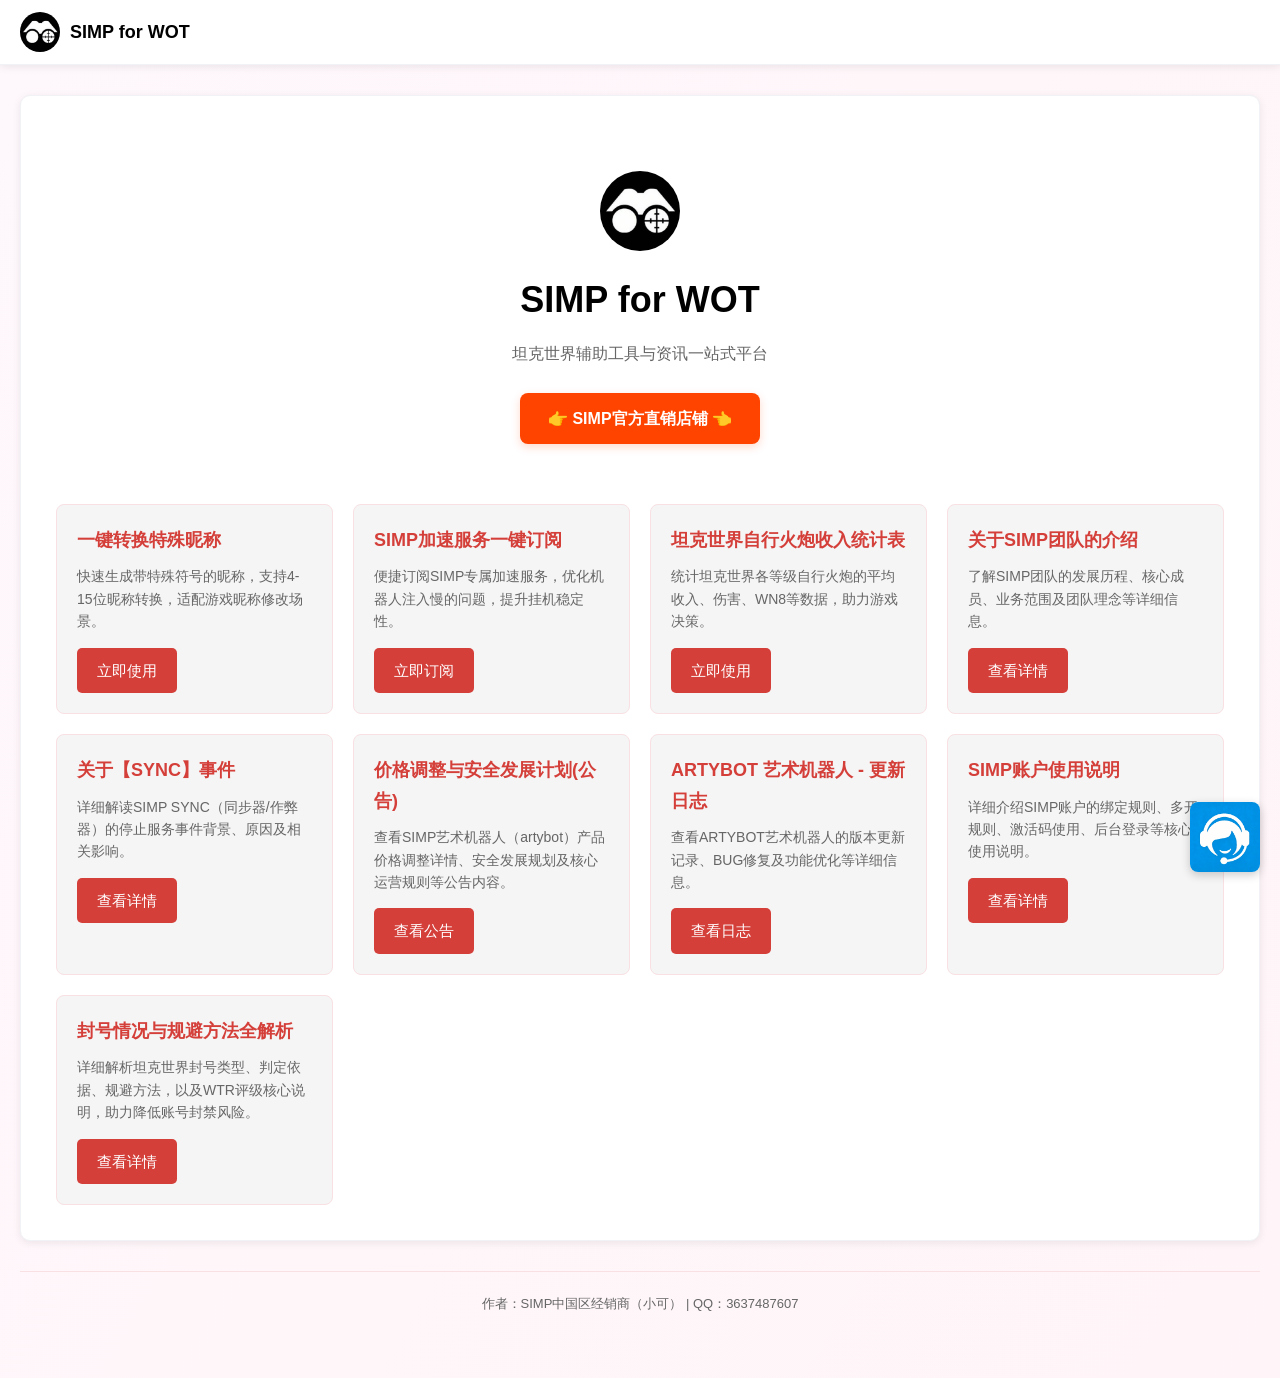
<file: index.html>
<!DOCTYPE html>
<html lang="zh-CN">
<head>
    <meta charset="UTF-8">
    <meta name="viewport" content="width=device-width, initial-scale=1.0">
    <title>SIMP for WOT</title>
    <link rel="stylesheet" href="css/common.css">
    <style>
        /* --- Index Page Styles --- */
        .hero {
            text-align: center;
            padding: 40px 20px 30px;
        }
        .hero h1 {
            color: #000; 
            font-size: 36px;
            font-weight: 700;
            margin-bottom: 10px;
        }
        .hero .tagline {
            color: var(--color-text-light);
            font-size: 16px;
            margin-bottom: 25px;
        }
        .logo-img {
            width: 80px;
            height: 80px;
            border-radius: 50%;
            object-fit: cover;
            margin-bottom: 10px;
        }
        .taobao-link {
            display: inline-block;
            padding: 12px 28px;
            background: #ff4400;
            color: #fff;
            border-radius: 8px;
            font-size: 16px;
            font-weight: bold;
            transition: all .3s;
            box-shadow: 0 3px 10px rgba(255,68,0,0.2);
        }
        .taobao-link:hover {
            background: #e63e00;
            color: #fff;
            transform: translateY(-2px);
        }
        .tools-grid {
            display: grid;
            grid-template-columns: repeat(4, 1fr);
            gap: 20px;
            margin-top: 30px;
        }
        .tool-card {
            background: #f5f5f5;
            border-radius: 8px;
            padding: 20px;
            border: 1px solid var(--color-primary-light);
            transition: transform .3s, box-shadow .3s;
        }
        .tool-card:hover {
            transform: translateY(-4px);
            box-shadow: var(--shadow-md);
            border-color: var(--color-primary);
        }
        .tool-card .tool-title {
            font-size: 18px;
            color: var(--color-primary);
            font-weight: bold;
            margin-bottom: 10px;
        }
        .tool-card .tool-desc {
            color: var(--color-text-light);
            font-size: 14px;
            line-height: 1.6;
            margin-bottom: 15px;
        }
        .tool-card .tool-link {
            display: inline-block;
            padding: 10px 20px;
            background: var(--color-primary);
            color: #fff;
            border-radius: 5px;
            font-size: 15px;
            transition: background .3s;
        }
        .tool-card .tool-link:hover {
            background: var(--color-primary-dark);
            color: #fff;
        }
        @media (max-width: 768px) {
            .hero h1 { font-size: 28px; }
            .tools-grid { grid-template-columns: 1fr; }
        }
    </style>
</head>
<body>

<header class="site-header">
    <a href="index.html" class="logo">
        <img src="assets/images/your-logo.png" alt="SIMP Logo">
        <span>SIMP for WOT</span>
    </a>
</header>

<main class="page-container">
    <div class="content-card">
        <div class="hero">
            <img src="assets/images/your-logo.png" alt="SIMP Logo" class="logo-img">
            <h1>SIMP for WOT</h1>
            <p class="tagline">坦克世界辅助工具与资讯一站式平台</p>
            <a href="https://simp-xiaoke.taobao.com/" target="_blank" class="taobao-link">👉 SIMP官方直销店铺 👈</a>
        </div>

        <div class="tools-grid">
            <div class="tool-card">
                <div class="tool-title">一键转换特殊昵称</div>
                <div class="tool-desc">快速生成带特殊符号的昵称，支持4-15位昵称转换，适配游戏昵称修改场景。</div>
                <a href="special-nickname-converter.html" class="tool-link">立即使用</a>
            </div>
            <div class="tool-card">
                <div class="tool-title">SIMP加速服务一键订阅</div>
                <div class="tool-desc">便捷订阅SIMP专属加速服务，优化机器人注入慢的问题，提升挂机稳定性。</div>
                <a href="simp-acceleration-subscribe.html" class="tool-link">立即订阅</a>
            </div>
            <div class="tool-card">
                <div class="tool-title">坦克世界自行火炮收入统计表</div>
                <div class="tool-desc">统计坦克世界各等级自行火炮的平均收入、伤害、WN8等数据，助力游戏决策。</div>
                <a href="arty-income-stats.html" class="tool-link">立即使用</a>
            </div>
            <div class="tool-card">
                <div class="tool-title">关于SIMP团队的介绍</div>
                <div class="tool-desc">了解SIMP团队的发展历程、核心成员、业务范围及团队理念等详细信息。</div>
                <a href="about-simp-team.html" class="tool-link">查看详情</a>
            </div>
            <div class="tool-card">
                <div class="tool-title">关于【SYNC】事件</div>
                <div class="tool-desc">详细解读SIMP SYNC（同步器/作弊器）的停止服务事件背景、原因及相关影响。</div>
                <a href="about-sync-incident.html" class="tool-link">查看详情</a>
            </div>
            <div class="tool-card">
                <div class="tool-title">价格调整与安全发展计划(公告)</div>
                <div class="tool-desc">查看SIMP艺术机器人（artybot）产品价格调整详情、安全发展规划及核心运营规则等公告内容。</div>
                <a href="price-adjustment-announcement.html" class="tool-link">查看公告</a>
            </div>
            <div class="tool-card">
                <div class="tool-title">ARTYBOT 艺术机器人 - 更新日志</div>
                <div class="tool-desc">查看ARTYBOT艺术机器人的版本更新记录、BUG修复及功能优化等详细信息。</div>
                <a href="changelog.html" class="tool-link">查看日志</a>
            </div>
            <div class="tool-card">
                <div class="tool-title">SIMP账户使用说明</div>
                <div class="tool-desc">详细介绍SIMP账户的绑定规则、多开规则、激活码使用、后台登录等核心使用说明。</div>
                <a href="simp-account-guide.html" class="tool-link">查看详情</a>
            </div>
            <div class="tool-card">
                <div class="tool-title">封号情况与规避方法全解析</div>
                <div class="tool-desc">详细解析坦克世界封号类型、判定依据、规避方法，以及WTR评级核心说明，助力降低账号封禁风险。</div>
                <a href="ban-prevention-guide.html" class="tool-link">查看详情</a>
            </div>
        </div>
    </div>
</main>

<script src="js/common.js"></script>
</body>
</html>
</file>
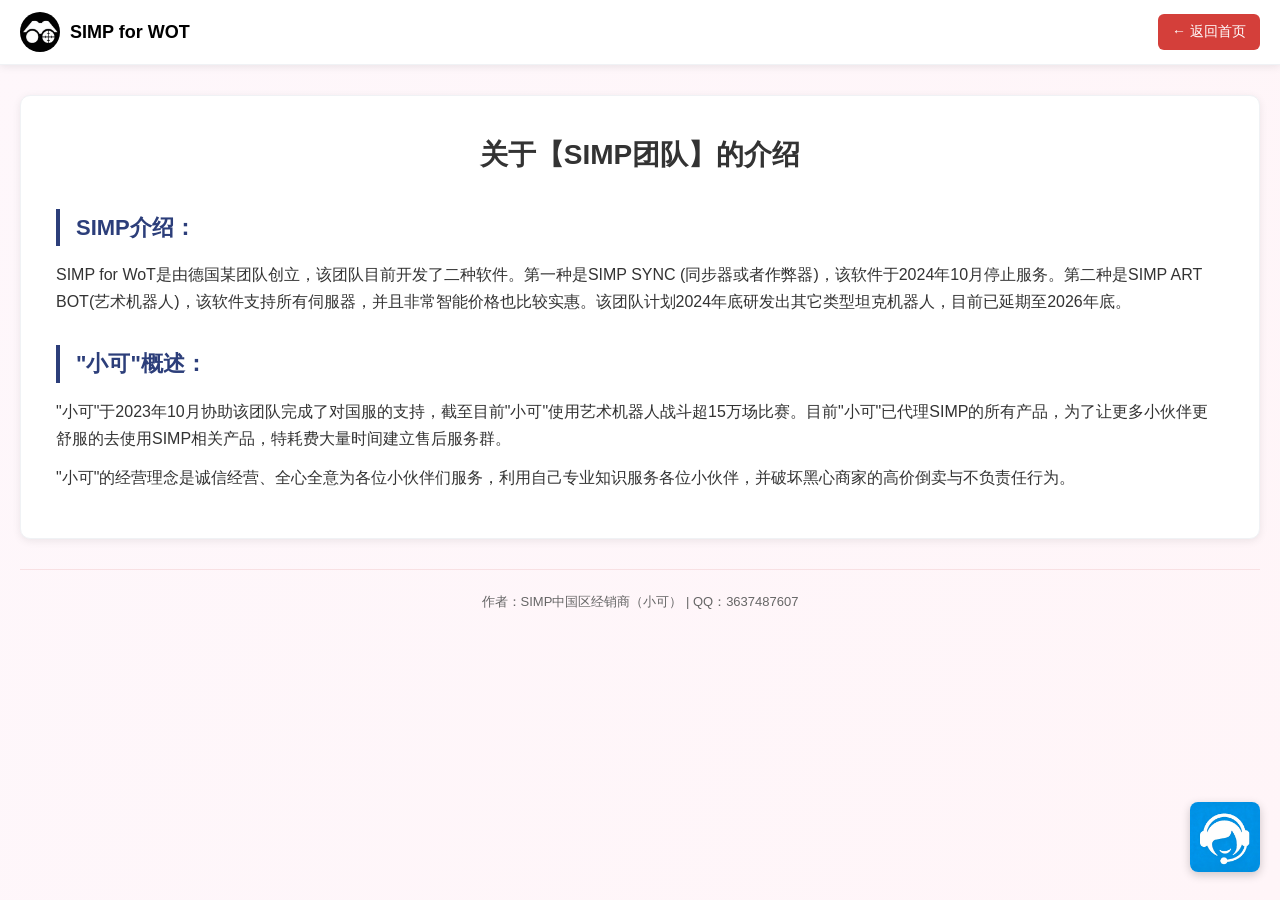
<file: about-simp-team.html>
<!DOCTYPE html>
<html lang="zh-CN">
<head>
    <meta charset="UTF-8">
    <meta name="viewport" content="width=device-width, initial-scale=1.0">
    <title>关于SIMP团队 - SIMP-WOT</title>
    <link rel="stylesheet" href="css/common.css">
</head>
<body>

<header class="site-header">
    <a href="index.html" class="logo">
        <img src="assets/images/your-logo.png" alt="SIMP Logo">
        <span>SIMP for WOT</span>
    </a>
    <a href="index.html" class="back-link">← 返回首页</a>
</header>

<main class="page-container">
    <div class="content-card">
        <h1 class="page-title">关于【SIMP团队】的介绍</h1>

        <h2 class="section-heading">SIMP介绍：</h2>
        <p>SIMP for WoT是由德国某团队创立，该团队目前开发了二种软件。第一种是SIMP SYNC (同步器或者作弊器)，该软件于2024年10月停止服务。第二种是SIMP ART BOT(艺术机器人)，该软件支持所有伺服器，并且非常智能价格也比较实惠。该团队计划2024年底研发出其它类型坦克机器人，目前已延期至2026年底。</p>

        <h2 class="section-heading">"小可"概述：</h2>
        <p>"小可"于2023年10月协助该团队完成了对国服的支持，截至目前"小可"使用艺术机器人战斗超15万场比赛。目前"小可"已代理SIMP的所有产品，为了让更多小伙伴更舒服的去使用SIMP相关产品，特耗费大量时间建立售后服务群。</p>
        <p>"小可"的经营理念是诚信经营、全心全意为各位小伙伴们服务，利用自己专业知识服务各位小伙伴，并破坏黑心商家的高价倒卖与不负责任行为。</p>
    </div>
</main>

<script src="js/common.js"></script>
</body>
</html>
</file>
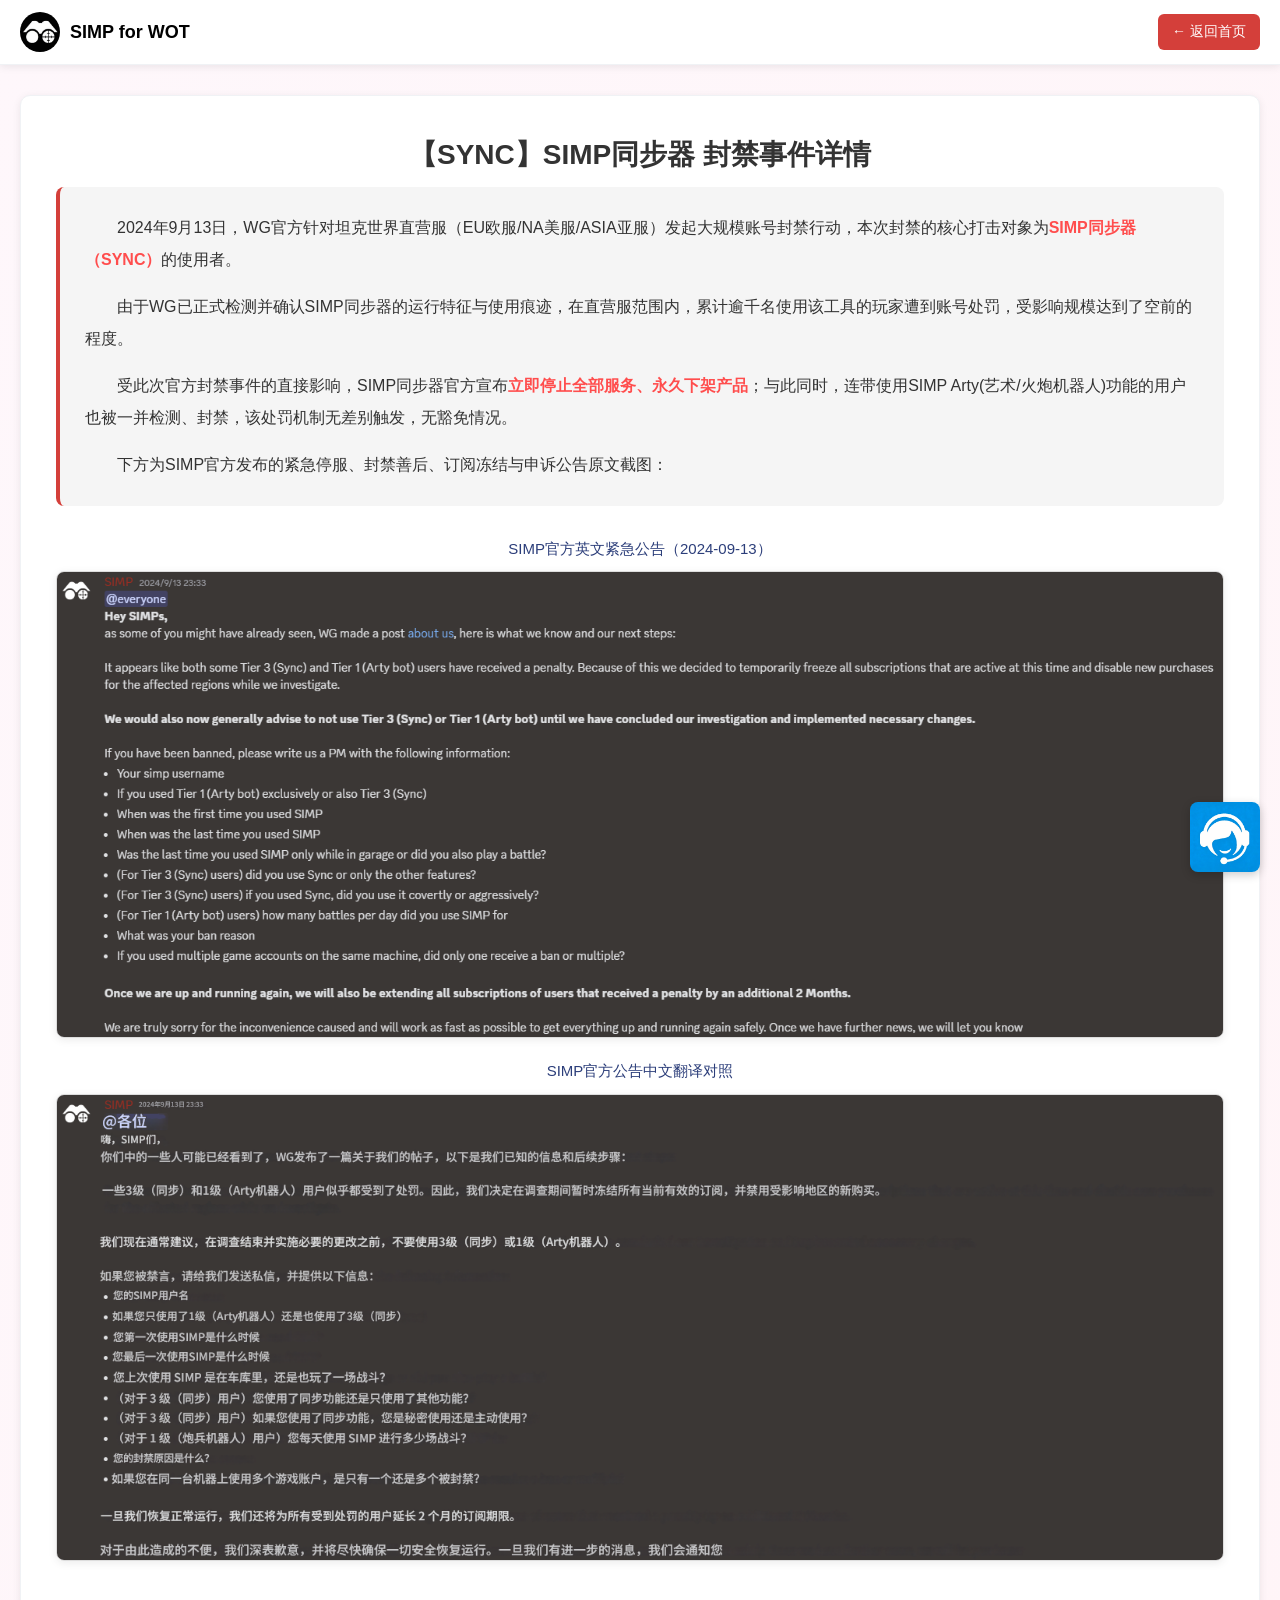
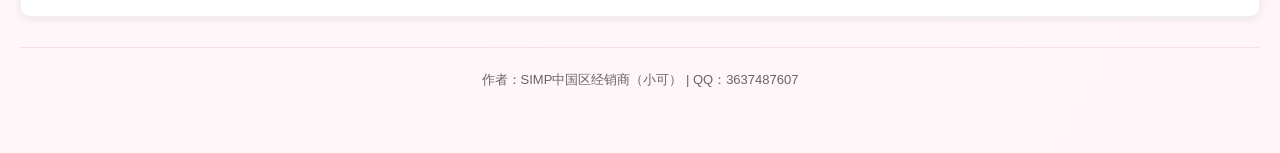
<file: about-sync-incident.html>
<!DOCTYPE html>
<html lang="zh-CN">
<head>
    <meta charset="UTF-8">
    <meta name="viewport" content="width=device-width, initial-scale=1.0">
    <title>关于SYNC事件 - SIMP-WOT</title>
    <link rel="stylesheet" href="css/common.css">
    <style>
        .event-desc {
            font-size: 16px;
            background-color: #f5f5f5;
            padding: 25px;
            border-radius: 8px;
            margin-bottom: 30px;
            border-left: 4px solid var(--color-primary);
            line-height: 2;
        }
        .event-desc p { margin-bottom: 15px; text-indent: 2em; }
        .event-desc p:last-child { margin-bottom: 0; }
        strong { color: #ff4d4d; font-weight: 600; }
    </style>
</head>
<body>

<header class="site-header">
    <a href="index.html" class="logo">
        <img src="assets/images/your-logo.png" alt="SIMP Logo">
        <span>SIMP for WOT</span>
    </a>
    <a href="index.html" class="back-link">← 返回首页</a>
</header>

<main class="page-container">
    <div class="content-card">
        <h1 class="page-title">【SYNC】SIMP同步器 封禁事件详情</h1>

        <div class="event-desc">
            <p>2024年9月13日，WG官方针对坦克世界直营服（EU欧服/NA美服/ASIA亚服）发起大规模账号封禁行动，本次封禁的核心打击对象为<strong>SIMP同步器（SYNC）</strong>的使用者。</p>
            <p>由于WG已正式检测并确认SIMP同步器的运行特征与使用痕迹，在直营服范围内，累计逾千名使用该工具的玩家遭到账号处罚，受影响规模达到了空前的程度。</p>
            <p>受此次官方封禁事件的直接影响，SIMP同步器官方宣布<strong>立即停止全部服务、永久下架产品</strong>；与此同时，连带使用SIMP Arty(艺术/火炮机器人)功能的用户也被一并检测、封禁，该处罚机制无差别触发，无豁免情况。</p>
            <p>下方为SIMP官方发布的紧急停服、封禁善后、订阅冻结与申诉公告原文截图：</p>
        </div>

        <div class="img-box">
            <p class="img-title">SIMP官方英文紧急公告（2024-09-13）</p>
            <img src="assets/images/1.png" alt="SIMP英文公告">
        </div>

        <div class="img-box">
            <p class="img-title">SIMP官方公告中文翻译对照</p>
            <img src="assets/images/2.png" alt="SIMP中文翻译公告">
        </div>
    </div>
</main>

<script src="js/common.js"></script>
</body>
</html>
</file>
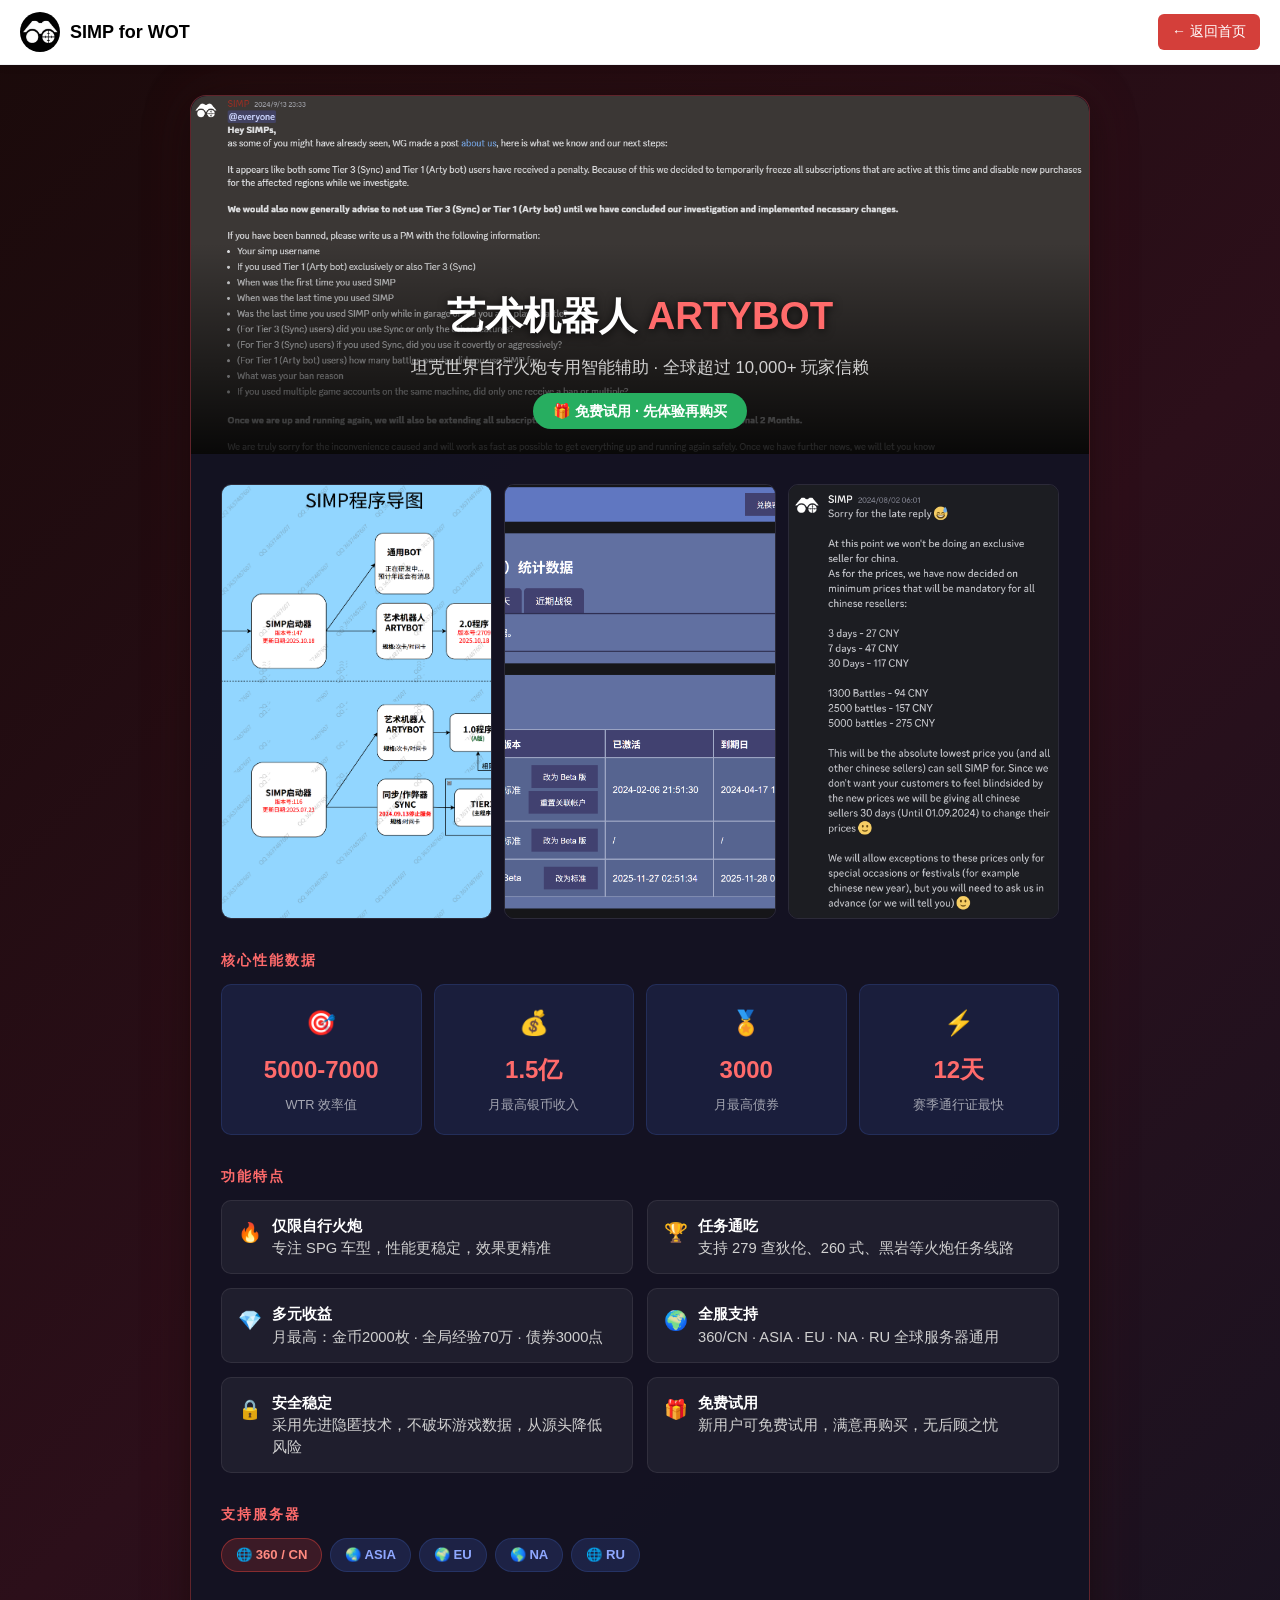
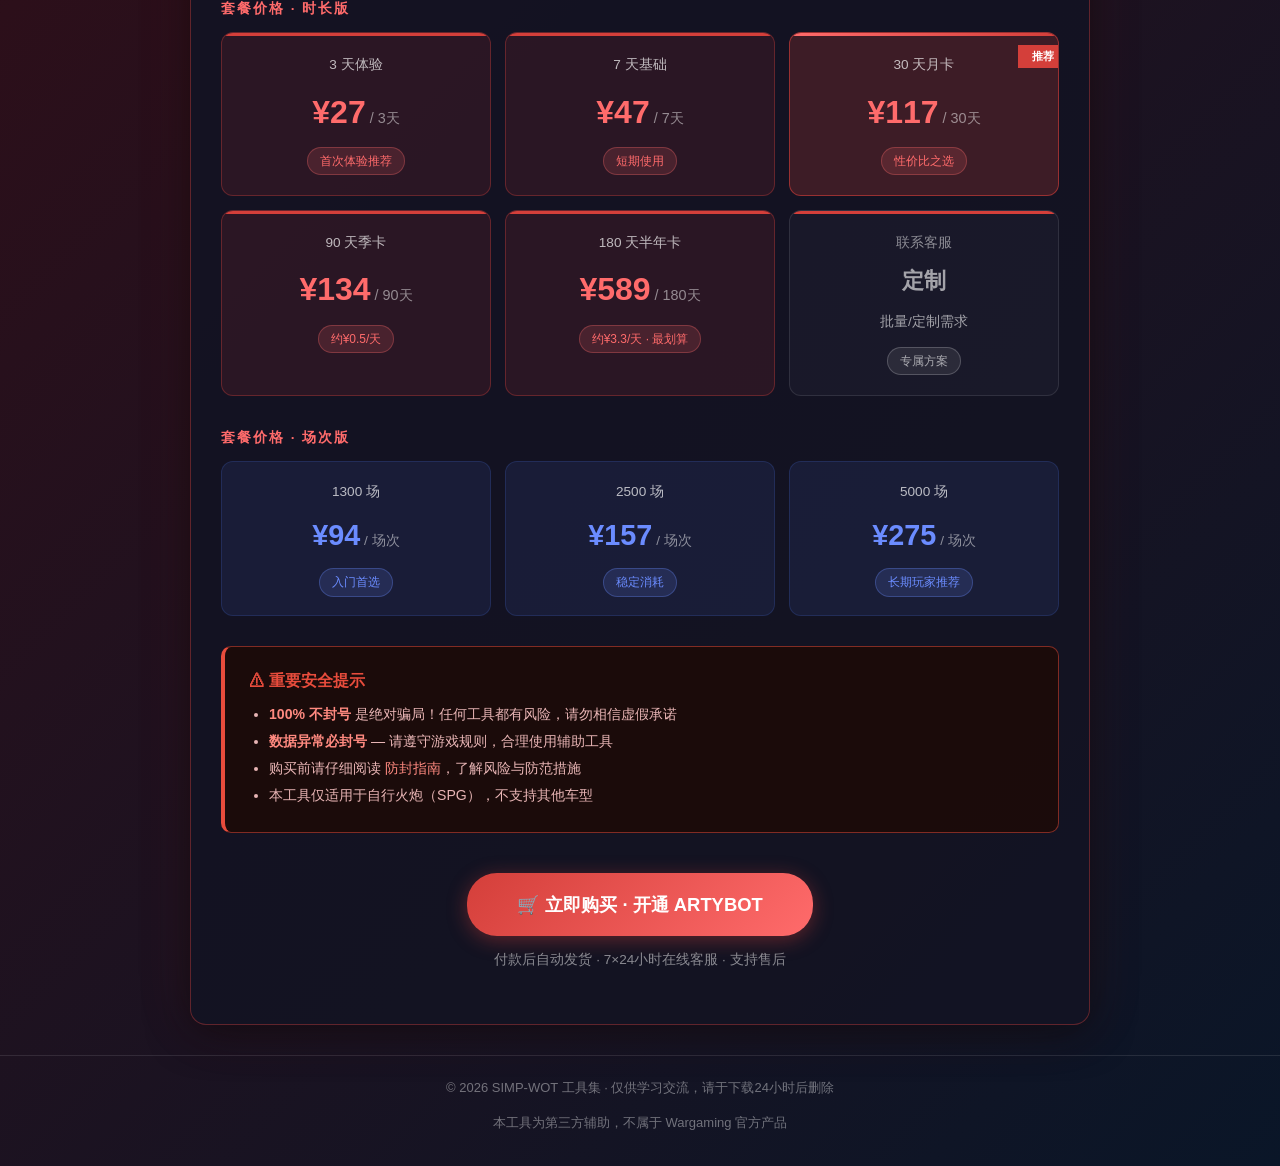
<file: artbot.html>
<!DOCTYPE html>
<html lang="zh-CN">
<head>
    <meta charset="UTF-8">
    <meta name="viewport" content="width=device-width, initial-scale=1.0">
    <title>艺术机器人 ARTYBOT - SIMP-WOT</title>
    <link rel="stylesheet" href="css/common.css">
    <style>
        /* ==========================================
           ARTYBOT Product Detail Page
           ========================================== */

        body {
            background: linear-gradient(135deg, #1a0a0a 0%, #2c0f1a 40%, #0a1628 100%);
            min-height: 100vh;
            color: #e8e8e8;
            font-family: "Microsoft YaHei", "PingFang SC", "Segoe UI", sans-serif;
        }

        /* Dark-mode card override */
        .product-card {
            background: rgba(20, 20, 35, 0.95);
            border: 1px solid rgba(212, 63, 58, 0.4);
            border-radius: 16px;
            max-width: 900px;
            margin: 30px auto;
            overflow: hidden;
            box-shadow: 0 8px 40px rgba(0,0,0,0.5), 0 0 60px rgba(212,63,58,0.1);
        }

        /* Hero Banner */
        .arty-hero {
            position: relative;
            text-align: center;
            padding: 0;
        }
        .arty-hero img {
            width: 100%;
            display: block;
            border-radius: 16px 16px 0 0;
        }
        .arty-hero-overlay {
            position: absolute;
            bottom: 0;
            left: 0;
            right: 0;
            padding: 40px 30px 25px;
            background: linear-gradient(transparent, rgba(0,0,0,0.85));
        }
        .arty-hero-title {
            color: #fff;
            font-size: 2.4rem;
            font-weight: 800;
            margin-bottom: 6px;
            text-shadow: 0 2px 10px rgba(0,0,0,0.8);
        }
        .arty-hero-title span { color: #ff6b6b; }
        .arty-hero-sub {
            color: rgba(255,255,255,0.8);
            font-size: 1.05rem;
        }
        .free-badge {
            display: inline-block;
            margin-top: 10px;
            padding: 6px 20px;
            background: #27ae60;
            color: #fff;
            border-radius: 20px;
            font-size: 0.9rem;
            font-weight: bold;
        }

        /* Body */
        .arty-body { padding: 30px; }

        /* Section label */
        .section-label {
            color: #ff6b6b;
            font-size: 0.85rem;
            font-weight: 700;
            text-transform: uppercase;
            letter-spacing: 2px;
            margin-bottom: 12px;
        }

        /* Stats row */
        .stats-grid {
            display: grid;
            grid-template-columns: repeat(4, 1fr);
            gap: 12px;
            margin-bottom: 30px;
        }
        .stat-card {
            background: rgba(44, 62, 122, 0.3);
            border: 1px solid rgba(44, 62, 122, 0.5);
            border-radius: 10px;
            padding: 18px 12px;
            text-align: center;
            transition: transform .2s, border-color .2s;
        }
        .stat-card:hover { transform: translateY(-3px); border-color: #ff6b6b; }
        .stat-card .stat-icon { font-size: 1.5rem; margin-bottom: 6px; }
        .stat-card .stat-val { font-size: 1.5rem; font-weight: 800; color: #ff6b6b; }
        .stat-card .stat-label { font-size: 0.8rem; color: rgba(255,255,255,0.6); margin-top: 4px; }

        /* Feature list */
        .features-grid {
            display: grid;
            grid-template-columns: 1fr 1fr;
            gap: 14px;
            margin-bottom: 30px;
        }
        .feature-item {
            display: flex;
            align-items: flex-start;
            gap: 10px;
            background: rgba(255,255,255,0.05);
            border: 1px solid rgba(255,255,255,0.08);
            border-radius: 10px;
            padding: 14px 16px;
        }
        .feature-icon { color: #ff6b6b; font-size: 1.2rem; flex-shrink: 0; margin-top: 2px; }
        .feature-text { font-size: 0.92rem; color: #d0d0d0; line-height: 1.5; }
        .feature-text strong { color: #fff; }

        /* Screenshots */
        .screenshots-row {
            display: flex;
            gap: 12px;
            margin-bottom: 30px;
            flex-wrap: wrap;
        }
        .screenshots-row img {
            flex: 1;
            min-width: 200px;
            border-radius: 10px;
            border: 1px solid rgba(255,255,255,0.1);
            object-fit: cover;
            transition: transform .3s, box-shadow .3s;
        }
        .screenshots-row img:hover { transform: scale(1.03); box-shadow: 0 8px 25px rgba(0,0,0,0.4); }

        /* Pricing */
        .pricing-section { margin-bottom: 30px; }
        .pricing-grid {
            display: grid;
            grid-template-columns: repeat(3, 1fr);
            gap: 14px;
            margin-bottom: 14px;
        }
        .pricing-card {
            background: rgba(212, 63, 58, 0.12);
            border: 1px solid rgba(212, 63, 58, 0.35);
            border-radius: 12px;
            padding: 20px 14px;
            text-align: center;
            position: relative;
            overflow: hidden;
        }
        .pricing-card::before {
            content: '';
            position: absolute;
            top: 0; left: 0; right: 0;
            height: 3px;
            background: #d43f3a;
        }
        .pricing-card.hot {
            background: rgba(212, 63, 58, 0.22);
            border-color: rgba(212, 63, 58, 0.6);
        }
        .pricing-card.hot::before { background: linear-gradient(90deg, #ff6b6b, #d43f3a); }
        .hot-tag {
            position: absolute;
            top: 12px; right: -10px;
            background: #d43f3a;
            color: #fff;
            font-size: 0.7rem;
            padding: 2px 14px;
            transform: rotate(0deg);
            font-weight: bold;
        }
        .pricing-card .pkg-name { font-size: 0.85rem; color: rgba(255,255,255,0.7); margin-bottom: 8px; }
        .pricing-card .pkg-price { font-size: 2rem; font-weight: 800; color: #ff6b6b; }
        .pricing-card .pkg-price small { font-size: 0.9rem; color: rgba(255,255,255,0.5); font-weight: 400; }
        .pricing-card .pkg-tag { display: inline-block; margin-top: 8px; padding: 3px 12px; background: rgba(255,107,107,0.15); border: 1px solid rgba(255,107,107,0.3); border-radius: 20px; font-size: 0.75rem; color: #ff6b6b; }

        /* Battle pack pricing */
        .battle-grid {
            display: grid;
            grid-template-columns: repeat(3, 1fr);
            gap: 14px;
        }
        .battle-card {
            background: rgba(44, 62, 122, 0.25);
            border: 1px solid rgba(44, 62, 122, 0.5);
            border-radius: 12px;
            padding: 18px 14px;
            text-align: center;
        }
        .battle-card .pkg-name { font-size: 0.85rem; color: rgba(255,255,255,0.7); margin-bottom: 8px; }
        .battle-card .pkg-price { font-size: 1.8rem; font-weight: 800; color: #6b8cff; }
        .battle-card .pkg-price small { font-size: 0.85rem; color: rgba(255,255,255,0.5); font-weight: 400; }
        .battle-card .pkg-tag { display: inline-block; margin-top: 8px; padding: 3px 12px; background: rgba(107,140,255,0.15); border: 1px solid rgba(107,140,255,0.3); border-radius: 20px; font-size: 0.75rem; color: #6b8cff; }

        /* Server badges */
        .server-list {
            display: flex;
            gap: 8px;
            flex-wrap: wrap;
            margin-bottom: 25px;
        }
        .server-badge {
            padding: 5px 14px;
            border-radius: 20px;
            font-size: 0.82rem;
            font-weight: 600;
            border: 1px solid;
        }
        .server-badge.cn { background: rgba(212,63,58,0.2); border-color: rgba(212,63,58,0.5); color: #ff8a80; }
        .server-badge.global { background: rgba(44,62,122,0.4); border-color: rgba(44,62,122,0.6); color: #8fa8ff; }

        /* Warning box */
        .warning-box {
            background: rgba(30, 10, 5, 0.8);
            border: 1px solid rgba(231, 76, 60, 0.5);
            border-left: 4px solid #e74c3c;
            border-radius: 10px;
            padding: 20px 24px;
            margin-bottom: 20px;
        }
        .warning-title { color: #e74c3c; font-weight: 700; font-size: 1rem; margin-bottom: 10px; }
        .warning-title::before { content: '⚠ '; }
        .warning-box ul { padding-left: 20px; }
        .warning-box li { color: rgba(255,200,200,0.9); font-size: 0.88rem; margin-bottom: 6px; line-height: 1.5; }
        .warning-box li strong { color: #ff8a80; }

        /* CTA */
        .cta-section { text-align: center; padding: 20px 0 10px; }
        .cta-btn {
            display: inline-block;
            padding: 16px 50px;
            background: linear-gradient(135deg, #d43f3a, #ff6b6b);
            color: #fff;
            border-radius: 30px;
            font-size: 1.15rem;
            font-weight: 700;
            text-decoration: none;
            transition: all .3s;
            box-shadow: 0 4px 20px rgba(212,63,58,0.4);
        }
        .cta-btn:hover {
            transform: translateY(-3px);
            box-shadow: 0 8px 30px rgba(212,63,58,0.6);
            color: #fff;
        }

        /* Footer */
        .site-footer { color: rgba(255,255,255,0.4); border-top-color: rgba(255,255,255,0.1); }

        @media (max-width: 768px) {
            .stats-grid { grid-template-columns: repeat(2, 1fr); }
            .features-grid { grid-template-columns: 1fr; }
            .pricing-grid, .battle-grid { grid-template-columns: 1fr; }
            .arty-hero-title { font-size: 1.7rem; }
        }
    </style>
</head>
<body>

<header class="site-header">
    <a href="index.html" class="logo">
        <img src="assets/images/your-logo.png" alt="SIMP Logo">
        <span>SIMP for WOT</span>
    </a>
    <a href="index.html" class="back-link">← 返回首页</a>
</header>

<div class="product-card">
    <!-- Hero Banner -->
    <div class="arty-hero">
        <img src="assets/images/1.png" alt="ARTYBOT 艺术机器人" onerror="this.style.display='none'">
        <div class="arty-hero-overlay">
            <div class="arty-hero-title">艺术机器人 <span>ARTYBOT</span></div>
            <div class="arty-hero-sub">坦克世界自行火炮专用智能辅助 · 全球超过 10,000+ 玩家信赖</div>
            <div class="free-badge">🎁 免费试用 · 先体验再购买</div>
        </div>
    </div>

    <div class="arty-body">
        <!-- Screenshot Gallery -->
        <div class="screenshots-row">
            <img src="assets/images/3.png" alt="效果截图1" onerror="this.style.display='none'">
            <img src="assets/images/5.png" alt="效果截图2" onerror="this.style.display='none'">
            <img src="assets/images/7.png" alt="效果截图3" onerror="this.style.display='none'">
        </div>

        <!-- Performance Stats -->
        <div class="section-label">核心性能数据</div>
        <div class="stats-grid">
            <div class="stat-card">
                <div class="stat-icon">🎯</div>
                <div class="stat-val">5000-7000</div>
                <div class="stat-label">WTR 效率值</div>
            </div>
            <div class="stat-card">
                <div class="stat-icon">💰</div>
                <div class="stat-val">1.5亿</div>
                <div class="stat-label">月最高银币收入</div>
            </div>
            <div class="stat-card">
                <div class="stat-icon">🏅</div>
                <div class="stat-val">3000</div>
                <div class="stat-label">月最高债券</div>
            </div>
            <div class="stat-card">
                <div class="stat-icon">⚡</div>
                <div class="stat-val">12天</div>
                <div class="stat-label">赛季通行证最快</div>
            </div>
        </div>

        <!-- Features -->
        <div class="section-label">功能特点</div>
        <div class="features-grid">
            <div class="feature-item">
                <div class="feature-icon">🔥</div>
                <div class="feature-text"><strong>仅限自行火炮</strong><br>专注 SPG 车型，性能更稳定，效果更精准</div>
            </div>
            <div class="feature-item">
                <div class="feature-icon">🏆</div>
                <div class="feature-text"><strong>任务通吃</strong><br>支持 279 查狄伦、260 式、黑岩等火炮任务线路</div>
            </div>
            <div class="feature-item">
                <div class="feature-icon">💎</div>
                <div class="feature-text"><strong>多元收益</strong><br>月最高：金币2000枚 · 全局经验70万 · 债券3000点</div>
            </div>
            <div class="feature-item">
                <div class="feature-icon">🌍</div>
                <div class="feature-text"><strong>全服支持</strong><br>360/CN · ASIA · EU · NA · RU 全球服务器通用</div>
            </div>
            <div class="feature-item">
                <div class="feature-icon">🔒</div>
                <div class="feature-text"><strong>安全稳定</strong><br>采用先进隐匿技术，不破坏游戏数据，从源头降低风险</div>
            </div>
            <div class="feature-item">
                <div class="feature-icon">🎁</div>
                <div class="feature-text"><strong>免费试用</strong><br>新用户可免费试用，满意再购买，无后顾之忧</div>
            </div>
        </div>

        <!-- Server Support -->
        <div class="section-label">支持服务器</div>
        <div class="server-list">
            <span class="server-badge cn">🌐 360 / CN</span>
            <span class="server-badge global">🌏 ASIA</span>
            <span class="server-badge global">🌍 EU</span>
            <span class="server-badge global">🌎 NA</span>
            <span class="server-badge global">🌐 RU</span>
        </div>

        <!-- Duration Pricing -->
        <div class="pricing-section">
            <div class="section-label">套餐价格 · 时长版</div>
            <div class="pricing-grid">
                <div class="pricing-card">
                    <div class="pkg-name">3 天体验</div>
                    <div class="pkg-price">¥27<small> / 3天</small></div>
                    <div class="pkg-tag">首次体验推荐</div>
                </div>
                <div class="pricing-card">
                    <div class="pkg-name">7 天基础</div>
                    <div class="pkg-price">¥47<small> / 7天</small></div>
                    <div class="pkg-tag">短期使用</div>
                </div>
                <div class="pricing-card hot">
                    <span class="hot-tag">推荐</span>
                    <div class="pkg-name">30 天月卡</div>
                    <div class="pkg-price">¥117<small> / 30天</small></div>
                    <div class="pkg-tag">性价比之选</div>
                </div>
            </div>
            <div class="pricing-grid">
                <div class="pricing-card">
                    <div class="pkg-name">90 天季卡</div>
                    <div class="pkg-price">¥134<small> / 90天</small></div>
                    <div class="pkg-tag">约¥0.5/天</div>
                </div>
                <div class="pricing-card">
                    <div class="pkg-name">180 天半年卡</div>
                    <div class="pkg-price">¥589<small> / 180天</small></div>
                    <div class="pkg-tag">约¥3.3/天 · 最划算</div>
                </div>
                <div class="pricing-card" style="background:rgba(40,40,60,0.3); border-color:rgba(255,255,255,0.1);">
                    <div class="pkg-name" style="color:rgba(255,255,255,0.5);">联系客服</div>
                    <div class="pkg-price" style="color:rgba(255,255,255,0.6); font-size:1.4rem;">定制<span style="font-size:0.85rem;font-weight:400;"><br>批量/定制需求</span></div>
                    <div class="pkg-tag" style="background:rgba(255,255,255,0.08);border-color:rgba(255,255,255,0.2);color:rgba(255,255,255,0.6);">专属方案</div>
                </div>
            </div>
        </div>

        <!-- Battle Pack Pricing -->
        <div class="pricing-section">
            <div class="section-label">套餐价格 · 场次版</div>
            <div class="battle-grid">
                <div class="battle-card">
                    <div class="pkg-name">1300 场</div>
                    <div class="pkg-price">¥94<small> / 场次</small></div>
                    <div class="pkg-tag">入门首选</div>
                </div>
                <div class="battle-card">
                    <div class="pkg-name">2500 场</div>
                    <div class="pkg-price">¥157<small> / 场次</small></div>
                    <div class="pkg-tag">稳定消耗</div>
                </div>
                <div class="battle-card">
                    <div class="pkg-name">5000 场</div>
                    <div class="pkg-price">¥275<small> / 场次</small></div>
                    <div class="pkg-tag">长期玩家推荐</div>
                </div>
            </div>
        </div>

        <!-- Warning -->
        <div class="warning-box">
            <div class="warning-title">重要安全提示</div>
            <ul>
                <li><strong>100% 不封号</strong> 是绝对骗局！任何工具都有风险，请勿相信虚假承诺</li>
                <li><strong>数据异常必封号</strong> — 请遵守游戏规则，合理使用辅助工具</li>
                <li>购买前请仔细阅读 <a href="ban-prevention-guide.html" style="color:#ff8a80;">防封指南</a>，了解风险与防范措施</li>
                <li>本工具仅适用于自行火炮（SPG），不支持其他车型</li>
            </ul>
        </div>

        <!-- CTA -->
        <div class="cta-section">
            <a href="#" class="cta-btn">🛒 立即购买 · 开通 ARTYBOT</a>
            <p style="margin-top:12px; font-size:0.85rem; color:rgba(255,255,255,0.5);">付款后自动发货 · 7×24小时在线客服 · 支持售后</p>
        </div>
    </div>
</div>

<footer class="site-footer">
    <p>© 2026 SIMP-WOT 工具集 · 仅供学习交流，请于下载24小时后删除</p>
    <p>本工具为第三方辅助，不属于 Wargaming 官方产品</p>
</footer>

</body>
</html>
</file>
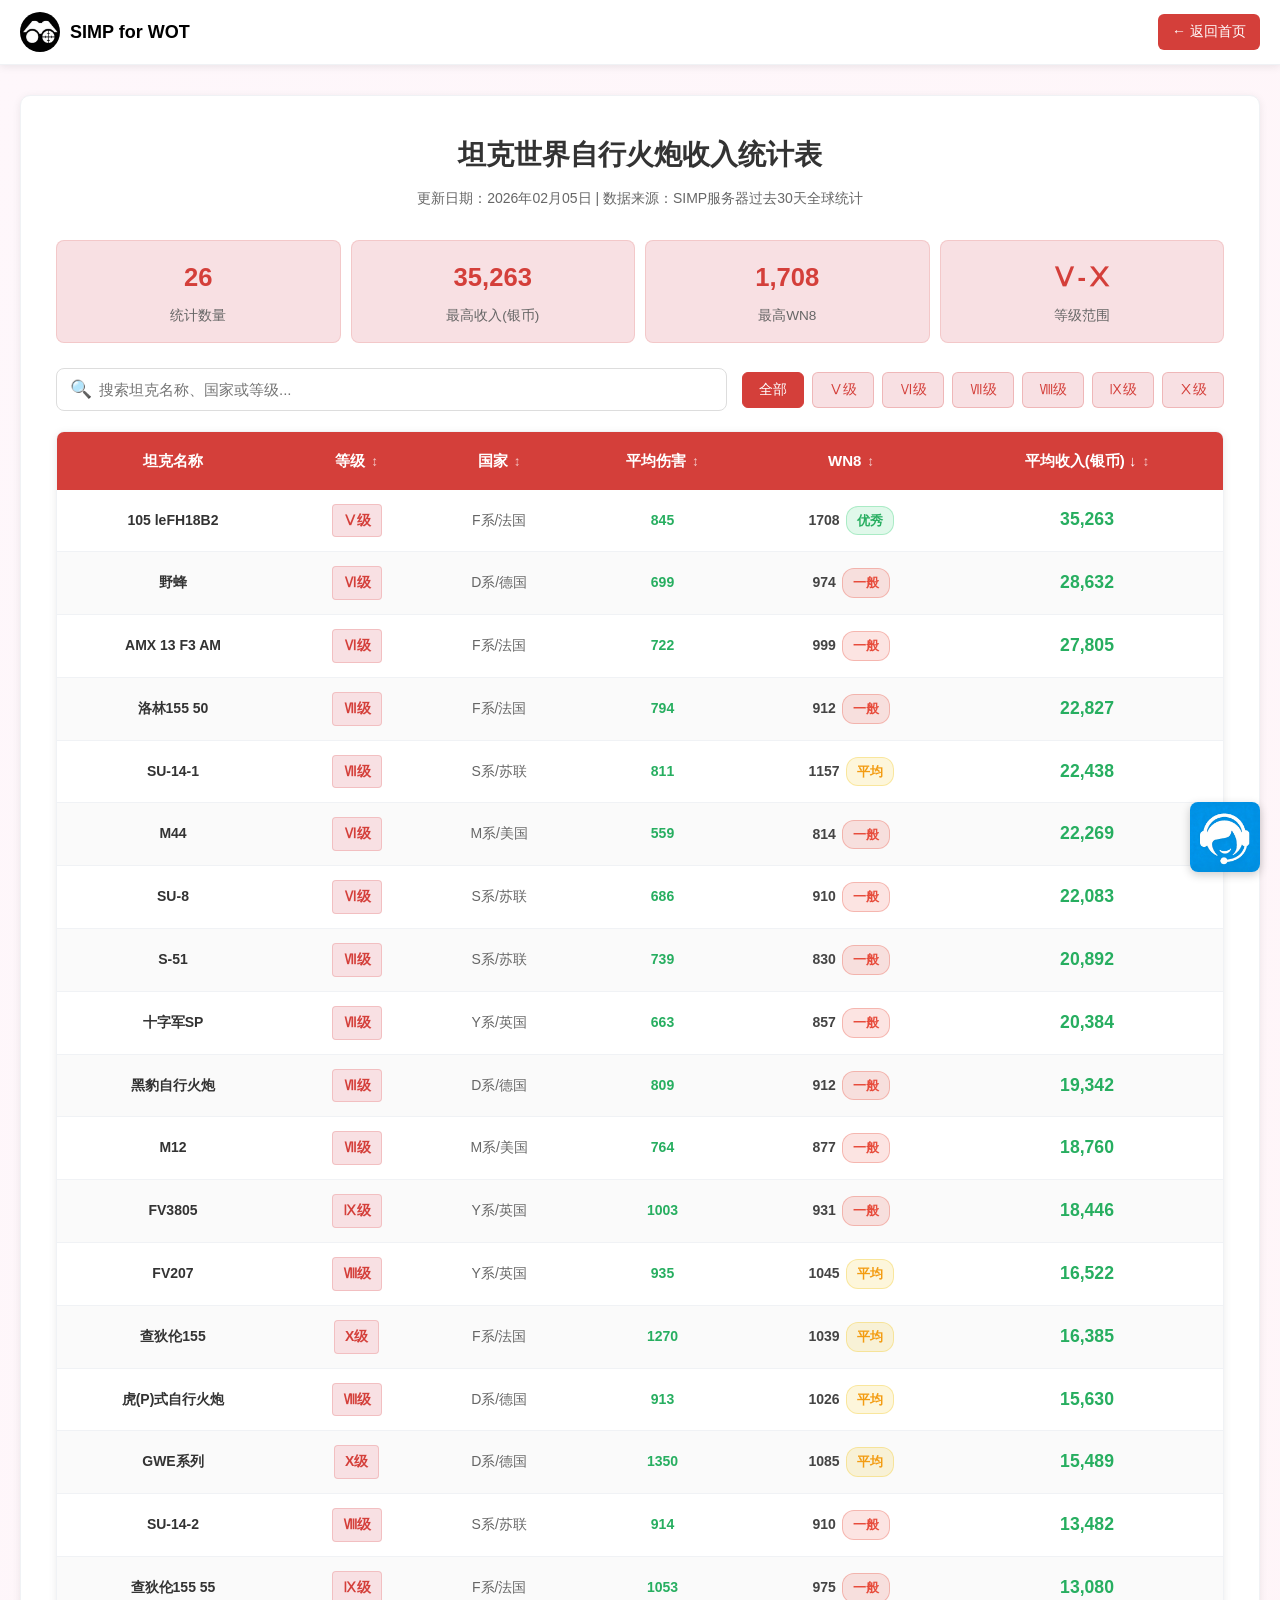
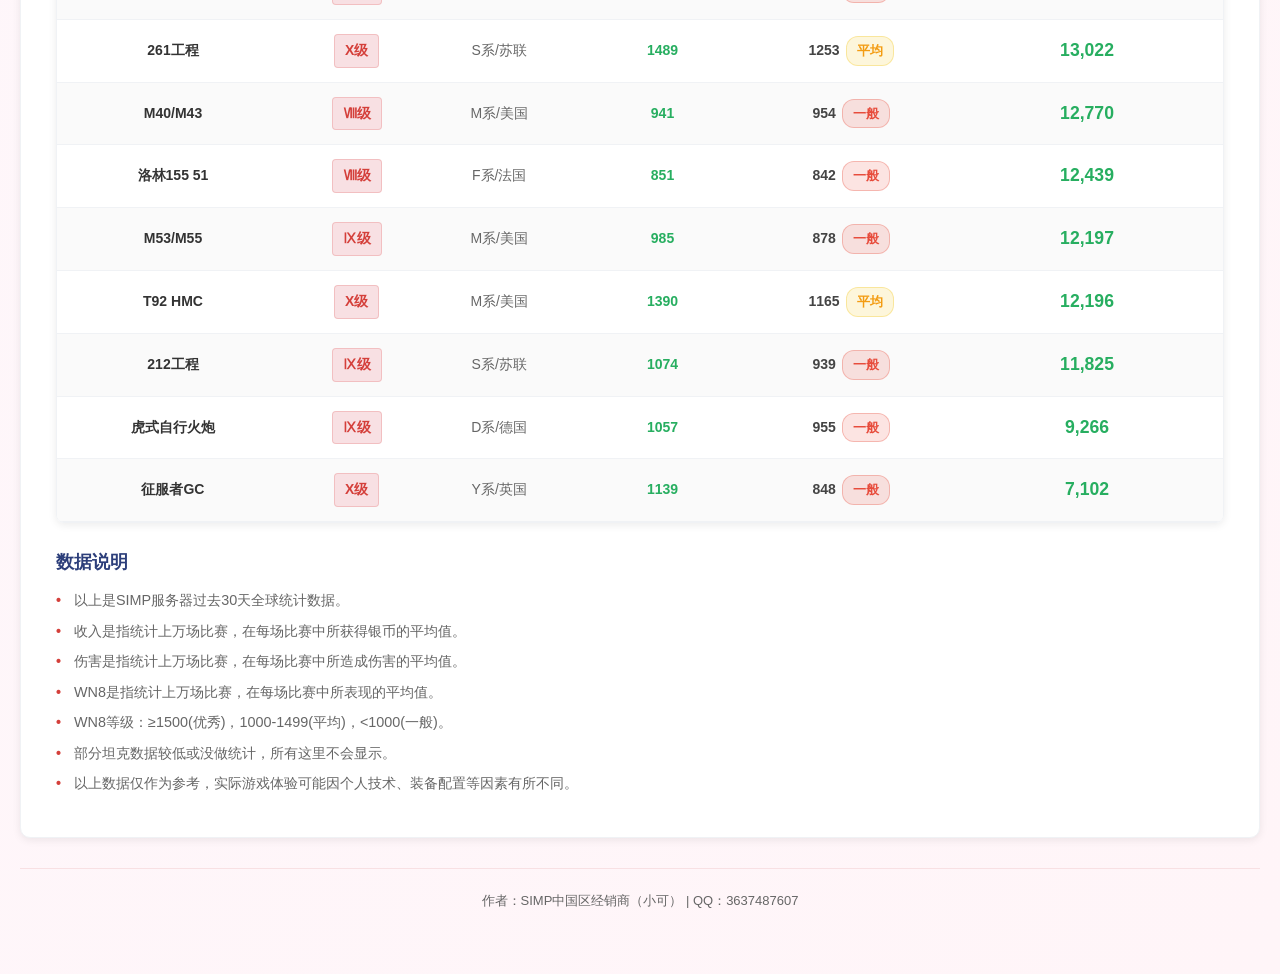
<file: arty-income-stats.html>
<!DOCTYPE html>
<html lang="zh-CN">
<head>
    <meta charset="UTF-8">
    <meta name="viewport" content="width=device-width, initial-scale=1.0">
    <title>自行火炮收入统计表 - SIMP-WOT</title>
    <link rel="stylesheet" href="css/common.css">
    <style>
        /* Stats Bar */
        .stats-bar { display: flex; justify-content: space-between; margin-bottom: 25px; gap: 10px; flex-wrap: wrap; }
        .stat-item { flex: 1; text-align: center; padding: 15px 10px; background: var(--color-primary-light); border-radius: 8px; border: 1px solid rgba(212,63,58,0.15); transition: transform .2s; }
        .stat-item:hover { transform: translateY(-3px); }
        .stat-value { font-size: 1.6rem; font-weight: bold; color: var(--color-primary); }
        .stat-label { font-size: .85rem; color: var(--color-text-light); margin-top: 4px; }

        /* Controls */
        .controls { display: flex; justify-content: space-between; align-items: center; margin-bottom: 20px; flex-wrap: wrap; gap: 15px; }
        .search-container { flex: 1; min-width: 250px; }
        .search-box { position: relative; }
        .search-box input { width: 100%; padding: 12px 18px 12px 42px; border: 1px solid #ddd; border-radius: 8px; font-size: 15px; outline: none; transition: all .3s; }
        .search-box input:focus { border-color: var(--color-primary); box-shadow: 0 0 0 3px var(--color-primary-light); }
        .search-icon { position: absolute; left: 14px; top: 50%; transform: translateY(-50%); color: var(--color-text-light); font-size: 1.1rem; }
        .filters { display: flex; gap: 8px; flex-wrap: wrap; }
        .filter-btn { padding: 8px 16px; background: var(--color-primary-light); border: 1px solid rgba(212,63,58,0.25); color: var(--color-primary); border-radius: 6px; cursor: pointer; font-weight: 500; font-size: 14px; transition: all .2s; }
        .filter-btn:hover { background: rgba(212,63,58,0.15); }
        .filter-btn.active { background: var(--color-primary); color: #fff; border-color: var(--color-primary); }

        /* Table */
        .table-container { overflow-x: auto; border-radius: 8px; border: 1px solid #f0f2f5; box-shadow: var(--shadow-sm); margin-bottom: 25px; }
        table { width: 100%; border-collapse: collapse; }
        thead { background: var(--color-primary); }
        th { padding: 16px 12px; text-align: center; font-weight: 600; color: #fff; font-size: 15px; }
        th.sortable { cursor: pointer; position: relative; }
        th.sortable:hover { background: var(--color-primary-dark); }
        th.sortable::after { content: '↕'; margin-left: 6px; opacity: .7; font-size: .85rem; }
        th.not-sortable { cursor: default; }
        th.not-sortable::after { content: ''; }
        tbody tr { border-bottom: 1px solid #f0f2f5; transition: background .2s; }
        tbody tr:nth-child(even) { background: #fafafa; }
        tbody tr:hover { background: var(--color-primary-light); }
        td { padding: 14px 12px; text-align: center; font-size: 14px; color: #444; }
        .tank-name { font-weight: bold; color: var(--color-text); }
        .level-cell { font-weight: 600; padding: 4px 10px; background: var(--color-primary-light); border-radius: 4px; color: var(--color-primary); border: 1px solid rgba(212,63,58,0.2); display: inline-block; }
        .country-cell { color: var(--color-text-light); }
        .damage-cell { color: #27ae60; font-weight: 600; }
        .wn8-cell { font-weight: 600; }
        .income-cell { font-weight: bold; font-size: 1.1rem; color: #27ae60; }
        .wn8-badge { display: inline-block; padding: 3px 10px; border-radius: 12px; font-size: .8rem; font-weight: 600; margin-left: 6px; }
        .wn8-badge.good { background: rgba(46,204,113,0.15); color: #27ae60; border: 1px solid rgba(46,204,113,0.3); }
        .wn8-badge.average { background: rgba(241,196,15,0.15); color: #f39c12; border: 1px solid rgba(241,196,15,0.3); }
        .wn8-badge.poor { background: rgba(231,76,60,0.15); color: #e74c3c; border: 1px solid rgba(231,76,60,0.3); }

        /* Footer Data Notes */
        .data-notes { font-size: .9rem; color: var(--color-text-light); line-height: 1.7; }
        .data-notes h3 { color: var(--color-accent); font-size: 1.1rem; margin-bottom: 10px; }
        .data-notes ul { list-style: none; padding: 0; }
        .data-notes li { margin-bottom: 6px; padding-left: 18px; position: relative; }
        .data-notes li::before { content: "•"; color: var(--color-primary); position: absolute; left: 0; font-weight: bold; }

        @media (max-width: 768px) {
            .controls { flex-direction: column; }
            .search-container { width: 100%; min-width: unset; }
            .filters { justify-content: center; }
            .stats-bar { flex-direction: column; }
            th, td { padding: 10px 8px; font-size: 13px; }
            .stat-value { font-size: 1.3rem; }
        }
    </style>
</head>
<body>

<header class="site-header">
    <a href="index.html" class="logo">
        <img src="assets/images/your-logo.png" alt="SIMP Logo">
        <span>SIMP for WOT</span>
    </a>
    <a href="index.html" class="back-link">← 返回首页</a>
</header>

<main class="page-container">
    <div class="content-card">
        <h1 class="page-title">坦克世界自行火炮收入统计表</h1>
        <p class="page-subtitle">更新日期：2026年02月05日 | 数据来源：SIMP服务器过去30天全球统计</p>

        <div class="stats-bar">
            <div class="stat-item">
                <div class="stat-value">26</div>
                <div class="stat-label">统计数量</div>
            </div>
            <div class="stat-item">
                <div class="stat-value">35,263</div>
                <div class="stat-label">最高收入(银币)</div>
            </div>
            <div class="stat-item">
                <div class="stat-value">1,708</div>
                <div class="stat-label">最高WN8</div>
            </div>
            <div class="stat-item">
                <div class="stat-value">Ⅴ-Ⅹ</div>
                <div class="stat-label">等级范围</div>
            </div>
        </div>

        <div class="controls">
            <div class="search-container">
                <div class="search-box">
                    <span class="search-icon">🔍</span>
                    <input type="text" id="searchInput" placeholder="搜索坦克名称、国家或等级...">
                </div>
            </div>
            <div class="filters">
                <button class="filter-btn active" data-filter="all">全部</button>
                <button class="filter-btn" data-filter="v">Ⅴ级</button>
                <button class="filter-btn" data-filter="vi">Ⅵ级</button>
                <button class="filter-btn" data-filter="vii">Ⅶ级</button>
                <button class="filter-btn" data-filter="viii">Ⅷ级</button>
                <button class="filter-btn" data-filter="ix">Ⅸ级</button>
                <button class="filter-btn" data-filter="x">Ⅹ级</button>
            </div>
        </div>

        <div class="table-container">
            <table id="tankTable">
                <thead>
                    <tr>
                        <th class="not-sortable">坦克名称</th>
                        <th class="sortable" data-sort="level">等级</th>
                        <th class="sortable" data-sort="country">国家</th>
                        <th class="sortable" data-sort="damage">平均伤害</th>
                        <th class="sortable" data-sort="wn8">WN8</th>
                        <th class="sortable" data-sort="income">平均收入(银币)</th>
                    </tr>
                </thead>
                <tbody id="tankList"></tbody>
            </table>
        </div>

        <div class="data-notes">
            <h3>数据说明</h3>
            <ul>
                <li>以上是SIMP服务器过去30天全球统计数据。</li>
                <li>收入是指统计上万场比赛，在每场比赛中所获得银币的平均值。</li>
                <li>伤害是指统计上万场比赛，在每场比赛中所造成伤害的平均值。</li>
                <li>WN8是指统计上万场比赛，在每场比赛中所表现的平均值。</li>
                <li>WN8等级：≥1500(优秀)，1000-1499(平均)，&lt;1000(一般)。</li>
                <li>部分坦克数据较低或没做统计，所有这里不会显示。</li>
                <li>以上数据仅作为参考，实际游戏体验可能因个人技术、装备配置等因素有所不同。</li>
            </ul>
        </div>
    </div>
</main>

<script>
const tankData = [
    { income: 35263, level: "Ⅴ级", country: "F系/法国", name: "105 leFH18B2", damage: 845, wn8: 1708 },
    { income: 28632, level: "Ⅵ级", country: "D系/德国", name: "野蜂", damage: 699, wn8: 974 },
    { income: 27805, level: "Ⅵ级", country: "F系/法国", name: "AMX 13 F3 AM", damage: 722, wn8: 999 },
    { income: 22827, level: "Ⅶ级", country: "F系/法国", name: "洛林155 50", damage: 794, wn8: 912 },
    { income: 22438, level: "Ⅶ级", country: "S系/苏联", name: "SU-14-1", damage: 811, wn8: 1157 },
    { income: 22269, level: "Ⅵ级", country: "M系/美国", name: "M44", damage: 559, wn8: 814 },
    { income: 22083, level: "Ⅵ级", country: "S系/苏联", name: "SU-8", damage: 686, wn8: 910 },
    { income: 20892, level: "Ⅶ级", country: "S系/苏联", name: "S-51", damage: 739, wn8: 830 },
    { income: 20384, level: "Ⅶ级", country: "Y系/英国", name: "十字军SP", damage: 663, wn8: 857 },
    { income: 19342, level: "Ⅶ级", country: "D系/德国", name: "黑豹自行火炮", damage: 809, wn8: 912 },
    { income: 18760, level: "Ⅶ级", country: "M系/美国", name: "M12", damage: 764, wn8: 877 },
    { income: 18446, level: "Ⅸ级", country: "Y系/英国", name: "FV3805", damage: 1003, wn8: 931 },
    { income: 16522, level: "Ⅷ级", country: "Y系/英国", name: "FV207", damage: 935, wn8: 1045 },
    { income: 16385, level: "X级", country: "F系/法国", name: "查狄伦155", damage: 1270, wn8: 1039 },
    { income: 15630, level: "Ⅷ级", country: "D系/德国", name: "虎(P)式自行火炮", damage: 913, wn8: 1026 },
    { income: 15489, level: "X级", country: "D系/德国", name: "GWE系列", damage: 1350, wn8: 1085 },
    { income: 13482, level: "Ⅷ级", country: "S系/苏联", name: "SU-14-2", damage: 914, wn8: 910 },
    { income: 13080, level: "Ⅸ级", country: "F系/法国", name: "查狄伦155 55", damage: 1053, wn8: 975 },
    { income: 13022, level: "X级", country: "S系/苏联", name: "261工程", damage: 1489, wn8: 1253 },
    { income: 12770, level: "Ⅷ级", country: "M系/美国", name: "M40/M43", damage: 941, wn8: 954 },
    { income: 12439, level: "Ⅷ级", country: "F系/法国", name: "洛林155 51", damage: 851, wn8: 842 },
    { income: 12197, level: "Ⅸ级", country: "M系/美国", name: "M53/M55", damage: 985, wn8: 878 },
    { income: 12196, level: "X级", country: "M系/美国", name: "T92 HMC", damage: 1390, wn8: 1165 },
    { income: 11825, level: "Ⅸ级", country: "S系/苏联", name: "212工程", damage: 1074, wn8: 939 },
    { income: 9266, level: "Ⅸ级", country: "D系/德国", name: "虎式自行火炮", damage: 1057, wn8: 955 },
    { income: 7102, level: "X级", country: "Y系/英国", name: "征服者GC", damage: 1139, wn8: 848 }
];

const levelToNumber = { "Ⅴ级": 5, "Ⅵ级": 6, "Ⅶ级": 7, "Ⅷ级": 8, "Ⅸ级": 9, "X级": 10 };
tankData.sort((a, b) => b.income - a.income);

function getWN8Level(wn8) {
    if (wn8 >= 1500) return { class: "good", text: "优秀" };
    if (wn8 >= 1000) return { class: "average", text: "平均" };
    return { class: "poor", text: "一般" };
}

function normalizeLevel(level) {
    const m = { "Ⅴ级": "v", "Ⅵ级": "vi", "Ⅶ级": "vii", "Ⅷ级": "viii", "Ⅸ级": "ix", "X级": "x" };
    return m[level] || level.toLowerCase().replace('级', '');
}

function renderTankTable(data) {
    const c = document.getElementById('tankList');
    c.innerHTML = '';
    data.forEach(tank => {
        const w = getWN8Level(tank.wn8);
        const row = document.createElement('tr');
        row.setAttribute('data-level', normalizeLevel(tank.level));
        row.setAttribute('data-country', tank.country);
        row.setAttribute('data-name', tank.name);
        row.setAttribute('data-income', tank.income);
        row.setAttribute('data-damage', tank.damage);
        row.setAttribute('data-wn8', tank.wn8);
        row.setAttribute('data-level-raw', tank.level);
        row.innerHTML = `
            <td><div class="tank-name">${tank.name}</div></td>
            <td><span class="level-cell">${tank.level}</span></td>
            <td class="country-cell">${tank.country}</td>
            <td class="damage-cell">${tank.damage}</td>
            <td class="wn8-cell">${tank.wn8}<span class="wn8-badge ${w.class}">${w.text}</span></td>
            <td class="income-cell">${tank.income.toLocaleString()}</td>`;
        c.appendChild(row);
    });
}

renderTankTable(tankData);

document.querySelectorAll('.filter-btn').forEach(btn => {
    btn.addEventListener('click', function() {
        document.querySelectorAll('.filter-btn').forEach(b => b.classList.remove('active'));
        this.classList.add('active');
        const f = this.dataset.filter;
        document.querySelectorAll('#tankList tr').forEach(r => {
            r.style.display = f === 'all' || r.dataset.level === f ? '' : 'none';
        });
    });
});

document.getElementById('searchInput').addEventListener('input', function() {
    const t = this.value.toLowerCase();
    document.querySelectorAll('#tankList tr').forEach(r => {
        const ok = r.dataset.name.toLowerCase().includes(t)
                || r.dataset.country.toLowerCase().includes(t)
                || r.dataset.level.includes(t);
        r.style.display = ok ? '' : 'none';
    });
});

let currentSort = { column: 'income', direction: 'desc' };

document.addEventListener('DOMContentLoaded', () => {
    const h = document.querySelector('th[data-sort="income"]');
    if (h) h.textContent += ' ↓';
});

document.querySelectorAll('th.sortable').forEach(h => {
    h.addEventListener('click', function() {
        const col = this.dataset.sort;
        const rows = Array.from(document.querySelectorAll('#tankList tr:not([style*="none"])'));
        let dir = currentSort.column === col ? (currentSort.direction === 'asc' ? 'desc' : 'asc') : 'asc';
        currentSort = { column: col, direction: dir };
        document.querySelectorAll('th.sortable').forEach(th => { th.textContent = th.textContent.replace(/ [↑↓]$/, ''); });
        this.textContent += dir === 'asc' ? ' ↑' : ' ↓';
        rows.sort((a, b) => {
            let av, bv;
            if (col === 'level') { av = levelToNumber[a.dataset.levelRaw]; bv = levelToNumber[b.dataset.levelRaw]; }
            else if (col === 'name' || col === 'country') { av = a.dataset[col].toLowerCase(); bv = b.dataset[col].toLowerCase(); }
            else { av = parseFloat(a.dataset[col]); bv = parseFloat(b.dataset[col]); }
            return dir === 'asc' ? (av > bv ? 1 : -1) : (av < bv ? 1 : -1);
        });
        const tbody = document.getElementById('tankList');
        rows.forEach(r => tbody.appendChild(r));
    });
});
</script>
<script src="js/common.js"></script>
</body>
</html>
</file>
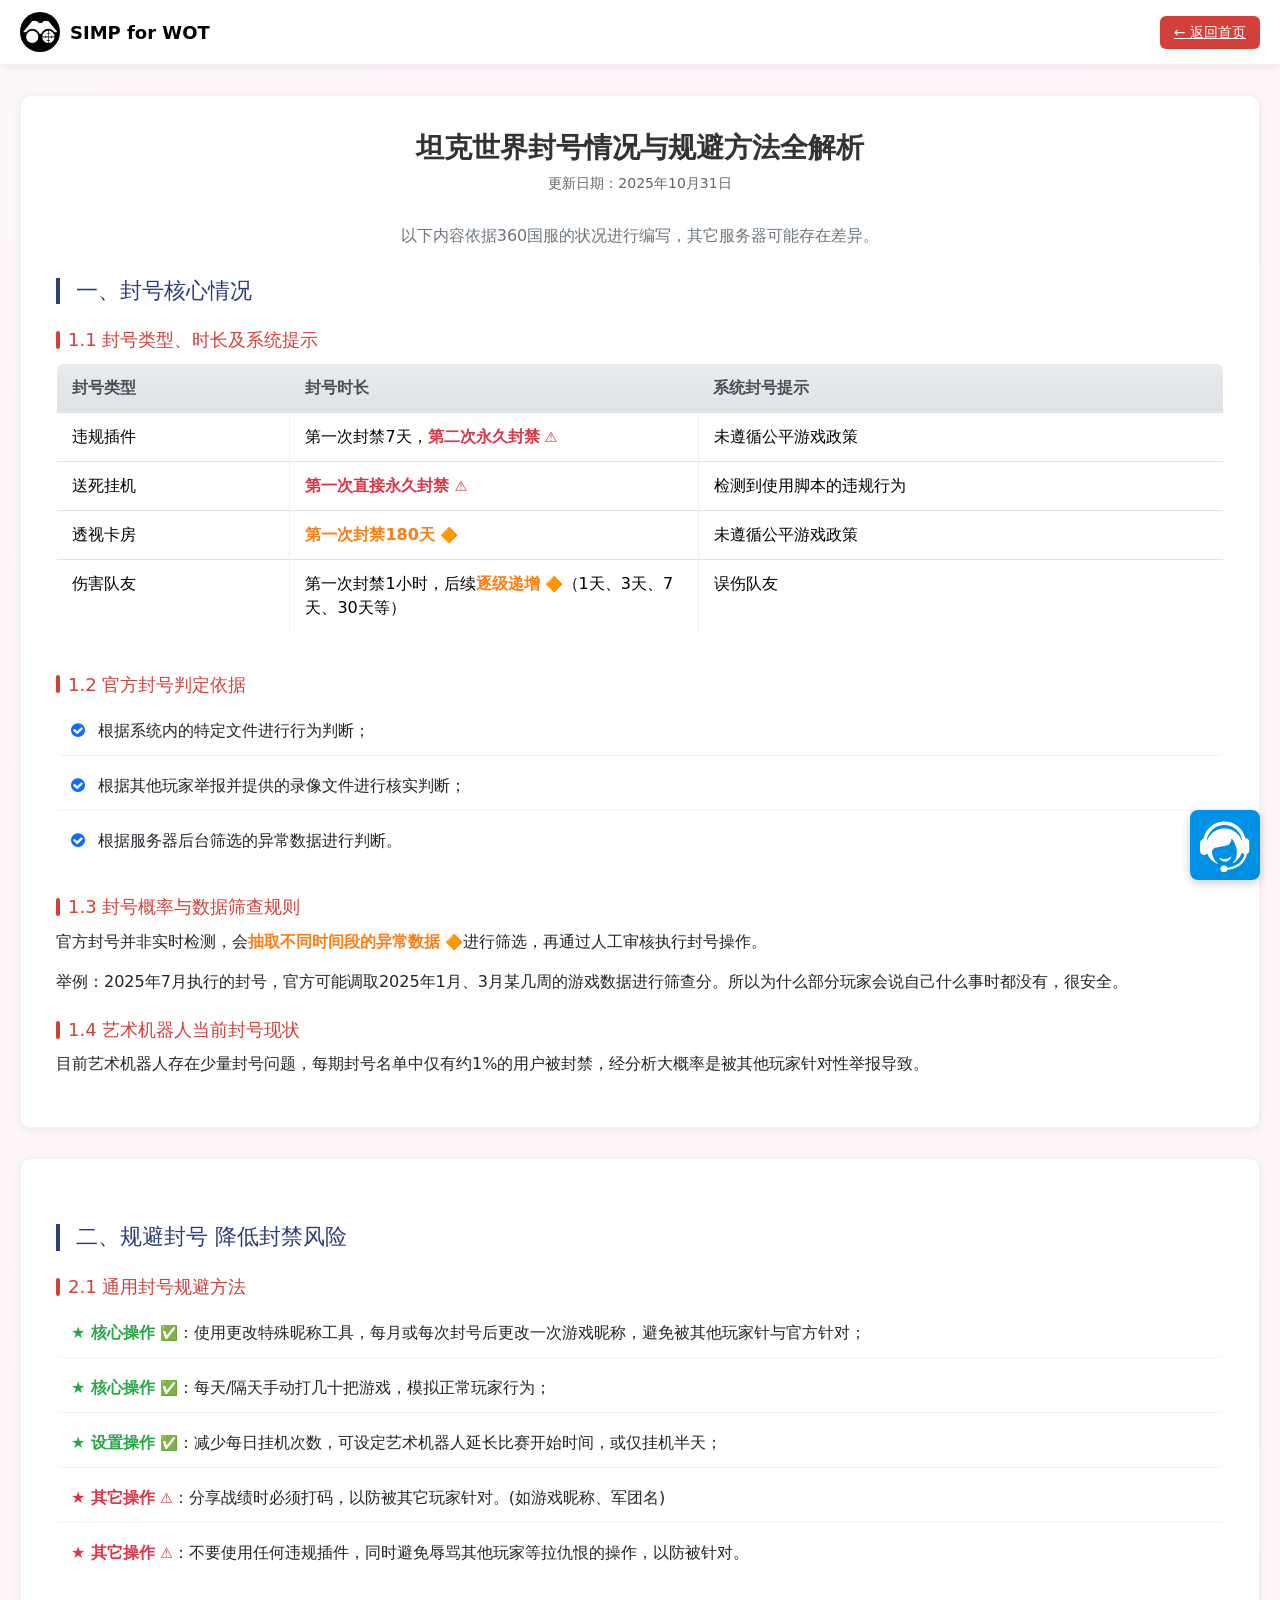
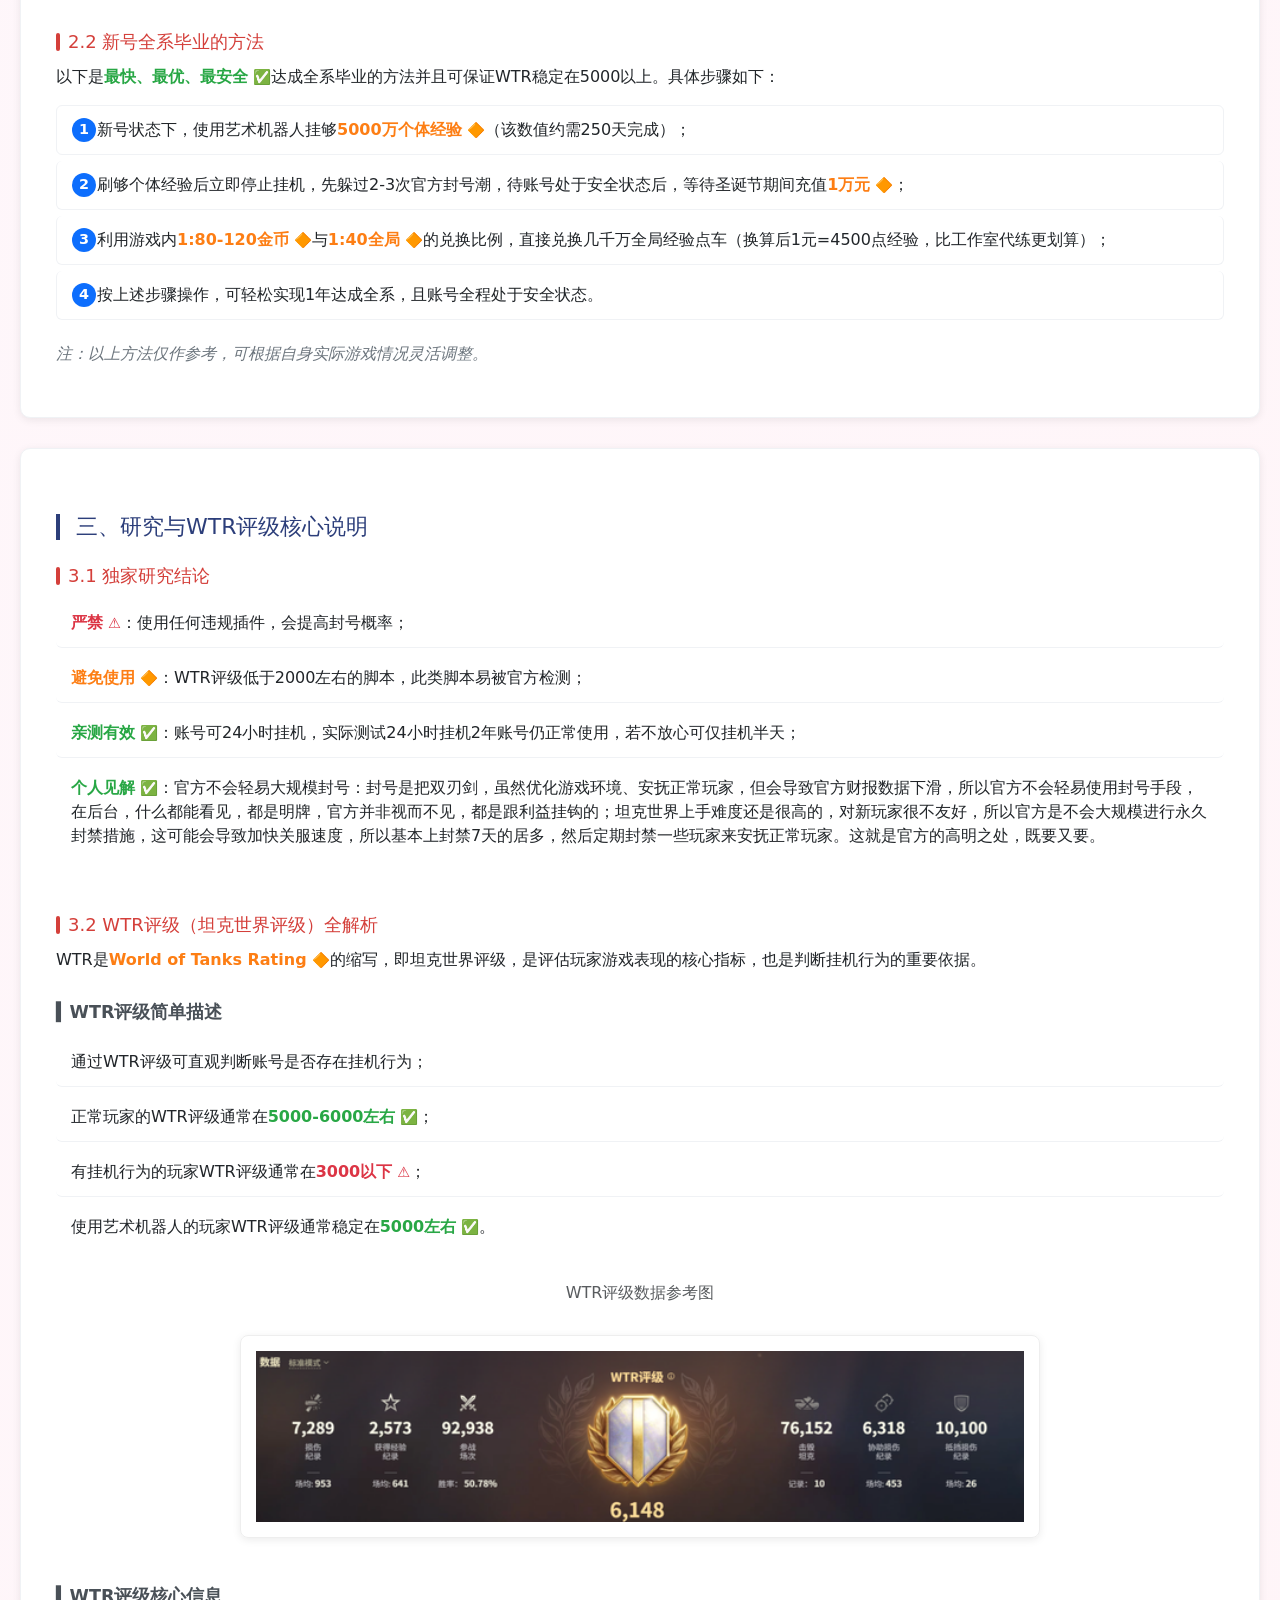
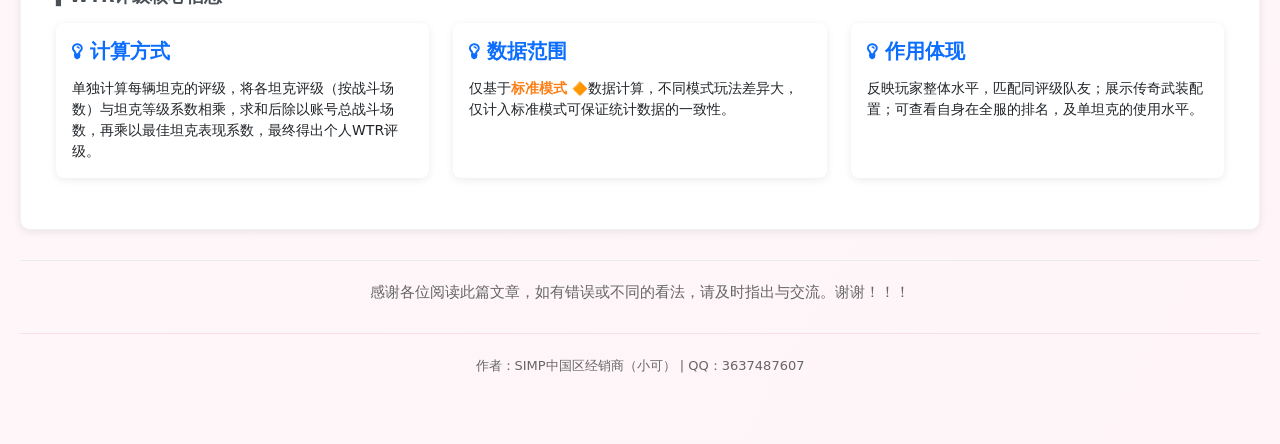
<file: ban-prevention-guide.html>
<!DOCTYPE html>
<html lang="zh-CN">
<head>
    <meta charset="UTF-8">
    <meta name="viewport" content="width=device-width, initial-scale=1.0">
    <title>封号情况与规避方法全解析 - SIMP-WOT</title>
    <link rel="stylesheet" href="css/common.css">
    <link href="https://cdn.jsdelivr.net/npm/bootstrap@5.3.0/dist/css/bootstrap.min.css" rel="stylesheet" integrity="sha384-9ndCyUaIbzAi2FUVXJi0CjmCapSmO7SnpJef0486qhLnuZ2cdeRhO02iuK6FUUVM" crossorigin="anonymous">
    <link rel="stylesheet" href="https://cdn.jsdelivr.net/npm/font-awesome@4.7.0/css/font-awesome.min.css">
    <style>
        .danger-text { color: #dc3545; font-weight: 600; }
        .danger-text::after { content: "⚠"; margin-left: 5px; font-size: .9em; }
        .warning-text { color: #fd7e14; font-weight: 600; }
        .warning-text::after { content: "🔶"; margin-left: 5px; font-size: .9em; }
        .safe-text { color: #28a745; font-weight: 600; }
        .safe-text::after { content: "✅"; margin-left: 5px; font-size: .9em; }
        .table-custom { border-radius: 8px; overflow: hidden; border: 1px solid #dee2e6; }
        .table-custom th { background: linear-gradient(180deg,#e9ecef,#dee2e6); color: #495057; font-weight: 600; border: none; padding: 12px 15px; }
        .table-custom td { padding: 12px 15px; border-color: #f0f2f5; }
        .table-custom tr:hover { background-color: #f8f9fa; }
        .list-group-item { border: 1px solid #f0f2f5; border-radius: 6px; padding: 12px 15px; transition: all .2s; margin-bottom: 6px; }
        .list-group-item:hover { background-color: #f8f9fa; border-left: 3px solid #0d6efd; }
        .list-group-numbered .list-group-item { counter-increment: lc; position: relative; padding-left: 40px; }
        .list-group-numbered .list-group-item::before { content: counter(lc); position: absolute; left: 15px; top: 50%; transform: translateY(-50%); width: 24px; height: 24px; background: #0d6efd; color: #fff; border-radius: 50%; display: flex; align-items: center; justify-content: center; font-size: .9rem; font-weight: 600; }
        .wtr-img { max-width: 800px; width: 100%; margin: 30px auto; display: block; border: 1px solid #eee; padding: 15px; border-radius: 8px; box-shadow: var(--shadow-sm); }
        .card { border: none; border-radius: 8px; box-shadow: var(--shadow-sm); }
        .card-title { color: #0d6efd; font-weight: 600; margin-bottom: 15px; }
        .card-title::before { content: "\f0eb"; font-family: FontAwesome; font-size: 1.1rem; margin-right: 8px; }
        .footer-thanks { text-align: center; color: var(--color-text-light); margin: 30px 0 10px; padding-top: 20px; border-top: 1px solid #e9ecef; font-size: .95rem; }
    </style>
</head>
<body>

<header class="site-header">
    <a href="index.html" class="logo">
        <img src="assets/images/your-logo.png" alt="SIMP Logo">
        <span>SIMP for WOT</span>
    </a>
    <a href="index.html" class="back-link">← 返回首页</a>
</header>

<main class="page-container">
    <!-- Card 1: 封号核心情况 -->
    <div class="content-card">
        <h1 class="page-title">坦克世界封号情况与规避方法全解析</h1>
        <p class="page-subtitle">更新日期：2025年10月31日</p>
        <p style="text-align:center;color:#6c757d;font-size:1rem;margin-bottom:20px;">以下内容依据360国服的状况进行编写，其它服务器可能存在差异。</p>

        <h2 class="section-heading">一、封号核心情况</h2>

        <h3 class="sub-heading">1.1 封号类型、时长及系统提示</h3>
        <div class="table-responsive mb-4">
            <table class="table table-bordered table-hover table-custom">
                <thead>
                    <tr>
                        <th width="20%">封号类型</th>
                        <th width="35%">封号时长</th>
                        <th width="45%">系统封号提示</th>
                    </tr>
                </thead>
                <tbody>
                    <tr>
                        <td>违规插件</td>
                        <td>第一次封禁7天，<span class="danger-text">第二次永久封禁</span></td>
                        <td>未遵循公平游戏政策</td>
                    </tr>
                    <tr>
                        <td>送死挂机</td>
                        <td><span class="danger-text">第一次直接永久封禁</span></td>
                        <td>检测到使用脚本的违规行为</td>
                    </tr>
                    <tr>
                        <td>透视卡房</td>
                        <td><span class="warning-text">第一次封禁180天</span></td>
                        <td>未遵循公平游戏政策</td>
                    </tr>
                    <tr>
                        <td>伤害队友</td>
                        <td>第一次封禁1小时，后续<span class="warning-text">逐级递增</span>（1天、3天、7天、30天等）</td>
                        <td>误伤队友</td>
                    </tr>
                </tbody>
            </table>
        </div>

        <h3 class="sub-heading">1.2 官方封号判定依据</h3>
        <ul class="list-group list-group-flush mb-4">
            <li class="list-group-item"><i class="fa fa-check-circle text-primary me-2"></i> 根据系统内的特定文件进行行为判断；</li>
            <li class="list-group-item"><i class="fa fa-check-circle text-primary me-2"></i> 根据其他玩家举报并提供的录像文件进行核实判断；</li>
            <li class="list-group-item"><i class="fa fa-check-circle text-primary me-2"></i> 根据服务器后台筛选的异常数据进行判断。</li>
        </ul>

        <h3 class="sub-heading">1.3 封号概率与数据筛查规则</h3>
        <p class="mb-3">官方封号并非实时检测，会<span class="warning-text">抽取不同时间段的异常数据</span>进行筛选，再通过人工审核执行封号操作。</p>
        <p>举例：2025年7月执行的封号，官方可能调取2025年1月、3月某几周的游戏数据进行筛查分。所以为什么部分玩家会说自己什么事时都没有，很安全。</p>

        <h3 class="sub-heading">1.4 艺术机器人当前封号现状</h3>
        <p>目前艺术机器人存在少量封号问题，每期封号名单中仅有约1%的用户被封禁，经分析大概率是被其他玩家针对性举报导致。</p>
    </div>

    <!-- Card 2: 规避封号方法 -->
    <div class="content-card">
        <h2 class="section-heading">二、规避封号 降低封禁风险</h2>

        <h3 class="sub-heading">2.1 通用封号规避方法</h3>
        <ul class="list-group list-group-flush mb-5">
            <li class="list-group-item"><span class="safe-text">★ 核心操作</span>：使用更改特殊昵称工具，每月或每次封号后更改一次游戏昵称，避免被其他玩家针与官方针对；</li>
            <li class="list-group-item"><span class="safe-text">★ 核心操作</span>：每天/隔天手动打几十把游戏，模拟正常玩家行为；</li>
            <li class="list-group-item"><span class="safe-text">★ 设置操作</span>：减少每日挂机次数，可设定艺术机器人延长比赛开始时间，或仅挂机半天；</li>
            <li class="list-group-item"><span class="danger-text">★ 其它操作</span>：分享战绩时必须打码，以防被其它玩家针对。(如游戏昵称、军团名)</li>
            <li class="list-group-item"><span class="danger-text">★ 其它操作</span>：不要使用任何违规插件，同时避免辱骂其他玩家等拉仇恨的操作，以防被针对。</li>
        </ul>

        <h3 class="sub-heading">2.2 新号全系毕业的方法</h3>
        <p class="mb-3">以下是<span class="safe-text">最快、最优、最安全</span>达成全系毕业的方法并且可保证WTR稳定在5000以上。具体步骤如下：</p>
        <ol class="list-group list-group-numbered mb-3">
            <li class="list-group-item">新号状态下，使用艺术机器人挂够<span class="warning-text">5000万个体经验</span>（该数值约需250天完成）；</li>
            <li class="list-group-item">刷够个体经验后立即停止挂机，先躲过2-3次官方封号潮，待账号处于安全状态后，等待圣诞节期间充值<span class="warning-text">1万元</span>；</li>
            <li class="list-group-item">利用游戏内<span class="warning-text">1:80-120金币</span>与<span class="warning-text">1:40全局</span>的兑换比例，直接兑换几千万全局经验点车（换算后1元=4500点经验，比工作室代练更划算）；</li>
            <li class="list-group-item">按上述步骤操作，可轻松实现1年达成全系，且账号全程处于安全状态。</li>
        </ol>
        <p class="text-secondary fst-italic">注：以上方法仅作参考，可根据自身实际游戏情况灵活调整。</p>
    </div>

    <!-- Card 3: WTR评级 -->
    <div class="content-card">
        <h2 class="section-heading">三、研究与WTR评级核心说明</h2>

        <h3 class="sub-heading">3.1 独家研究结论</h3>
        <ul class="list-group list-group-flush mb-5">
            <li class="list-group-item"><span class="danger-text">严禁</span>：使用任何违规插件，会提高封号概率；</li>
            <li class="list-group-item"><span class="warning-text">避免使用</span>：WTR评级低于2000左右的脚本，此类脚本易被官方检测；</li>
            <li class="list-group-item"><span class="safe-text">亲测有效</span>：账号可24小时挂机，实际测试24小时挂机2年账号仍正常使用，若不放心可仅挂机半天；</li>
            <li class="list-group-item"><span class="safe-text">个人见解</span>：官方不会轻易大规模封号：封号是把双刃剑，虽然优化游戏环境、安抚正常玩家，但会导致官方财报数据下滑，所以官方不会轻易使用封号手段，在后台，什么都能看见，都是明牌，官方并非视而不见，都是跟利益挂钩的；坦克世界上手难度还是很高的，对新玩家很不友好，所以官方是不会大规模进行永久封禁措施，这可能会导致加快关服速度，所以基本上封禁7天的居多，然后定期封禁一些玩家来安抚正常玩家。这就是官方的高明之处，既要又要。</li>
        </ul>

        <h3 class="sub-heading">3.2 WTR评级（坦克世界评级）全解析</h3>
        <p class="mb-4">WTR是<span class="warning-text">World of Tanks Rating</span>的缩写，即坦克世界评级，是评估玩家游戏表现的核心指标，也是判断挂机行为的重要依据。</p>

        <h4 style="font-size:1.1rem;font-weight:600;color:#495057;margin:30px 0 15px;">▍WTR评级简单描述</h4>
        <ul class="list-group list-group-flush mb-4">
            <li class="list-group-item">通过WTR评级可直观判断账号是否存在挂机行为；</li>
            <li class="list-group-item">正常玩家的WTR评级通常在<span class="safe-text">5000-6000左右</span>；</li>
            <li class="list-group-item">有挂机行为的玩家WTR评级通常在<span class="danger-text">3000以下</span>；</li>
            <li class="list-group-item">使用艺术机器人的玩家WTR评级通常稳定在<span class="safe-text">5000左右</span>。</li>
        </ul>

        <div class="text-center mb-5">
            <p class="mb-2 text-muted">WTR评级数据参考图</p>
            <img src="assets/images/9.png" alt="WTR评级数据参考图-玩家行为与评级对应关系" class="wtr-img mb-3">
        </div>

        <h4 style="font-size:1.1rem;font-weight:600;color:#495057;margin:30px 0 15px;">▍WTR评级核心信息</h4>
        <div class="row g-4 mb-3">
            <div class="col-md-4">
                <div class="card h-100">
                    <div class="card-body">
                        <h5 class="card-title">计算方式</h5>
                        <p class="card-text small">单独计算每辆坦克的评级，将各坦克评级（按战斗场数）与坦克等级系数相乘，求和后除以账号总战斗场数，再乘以最佳坦克表现系数，最终得出个人WTR评级。</p>
                    </div>
                </div>
            </div>
            <div class="col-md-4">
                <div class="card h-100">
                    <div class="card-body">
                        <h5 class="card-title">数据范围</h5>
                        <p class="card-text small">仅基于<span class="warning-text">标准模式</span>数据计算，不同模式玩法差异大，仅计入标准模式可保证统计数据的一致性。</p>
                    </div>
                </div>
            </div>
            <div class="col-md-4">
                <div class="card h-100">
                    <div class="card-body">
                        <h5 class="card-title">作用体现</h5>
                        <p class="card-text small">反映玩家整体水平，匹配同评级队友；展示传奇武装配置；可查看自身在全服的排名，及单坦克的使用水平。</p>
                    </div>
                </div>
            </div>
        </div>
    </div>

    <div class="footer-thanks">
        <p>感谢各位阅读此篇文章，如有错误或不同的看法，请及时指出与交流。谢谢！！！</p>
    </div>
</main>

<script src="https://cdn.jsdelivr.net/npm/bootstrap@5.3.0/dist/js/bootstrap.bundle.min.js" integrity="sha384-geWF76RCwLtnZ8qwWowPQNguL3RmwHVBC9FhGdlKrxdiJJigb/j/68SIy3Te4Bkz" crossorigin="anonymous"></script>
<script src="js/common.js"></script>
</body>
</html>
</file>
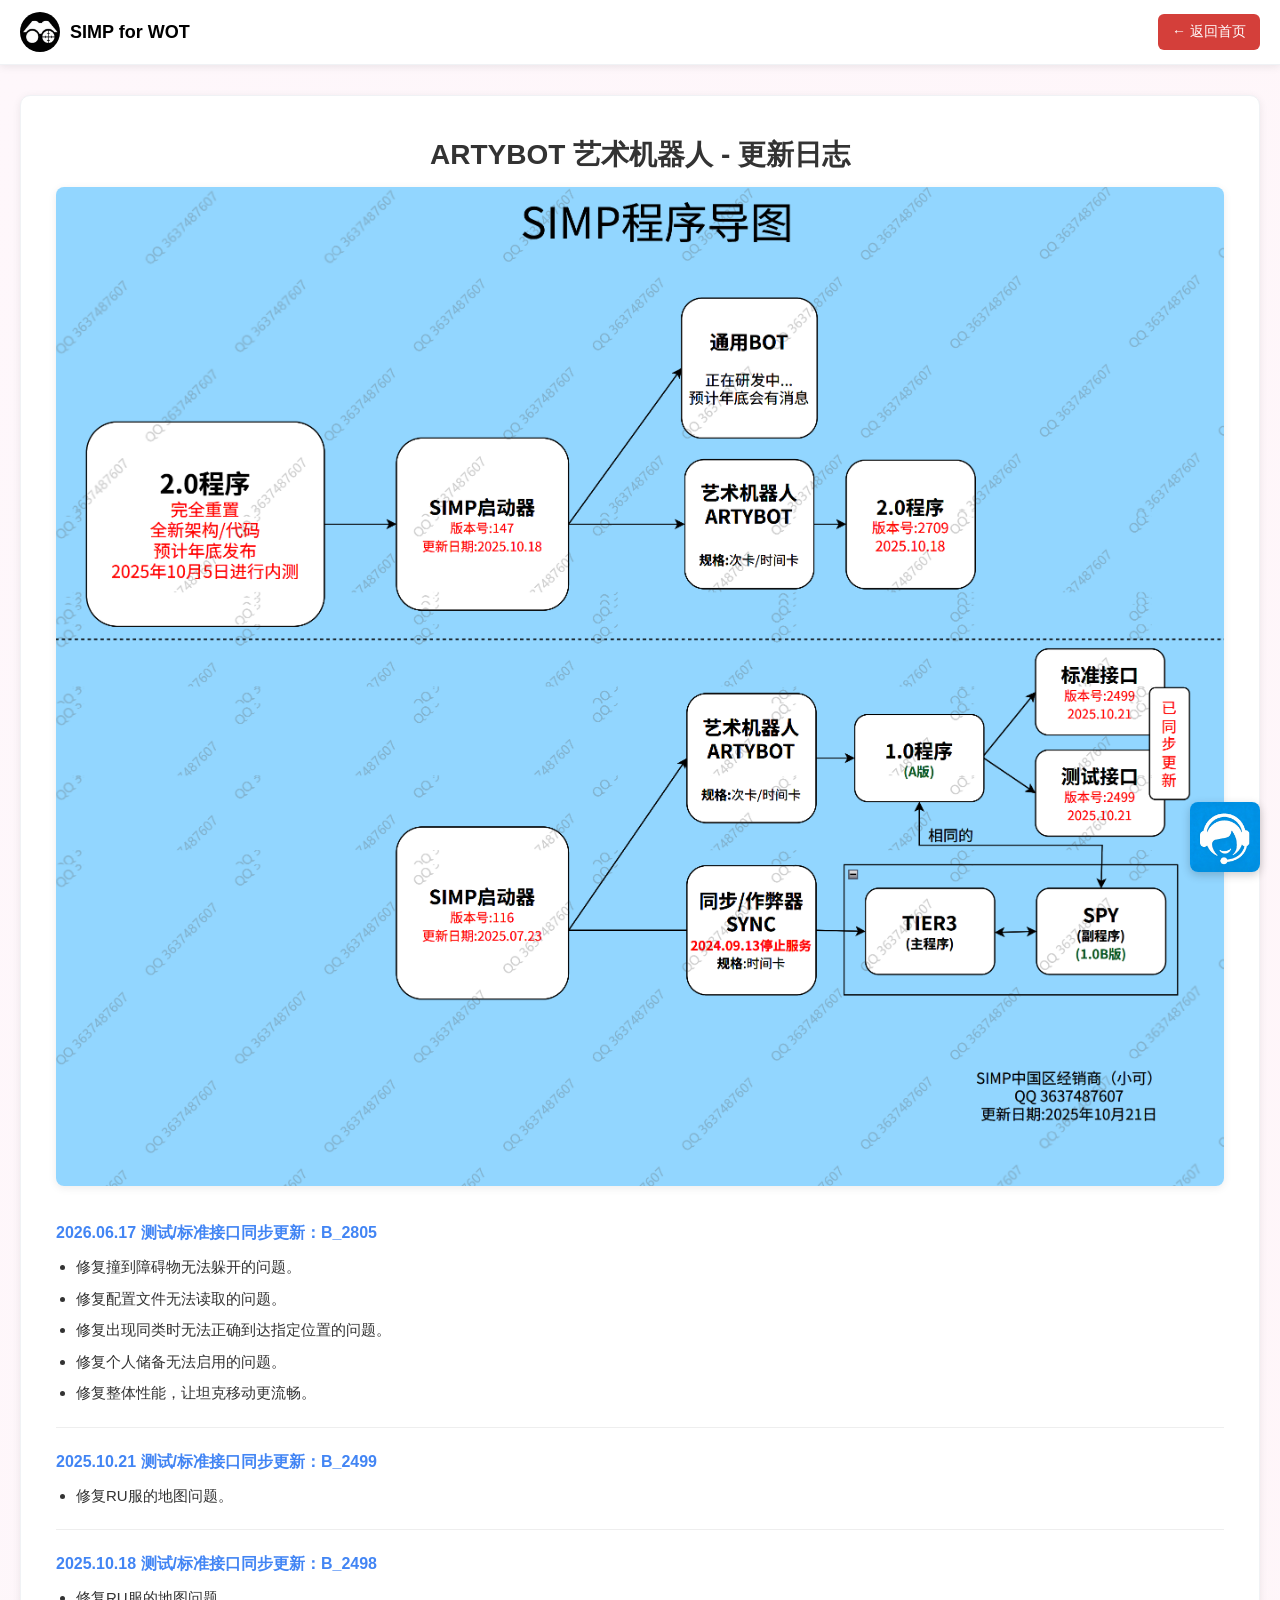
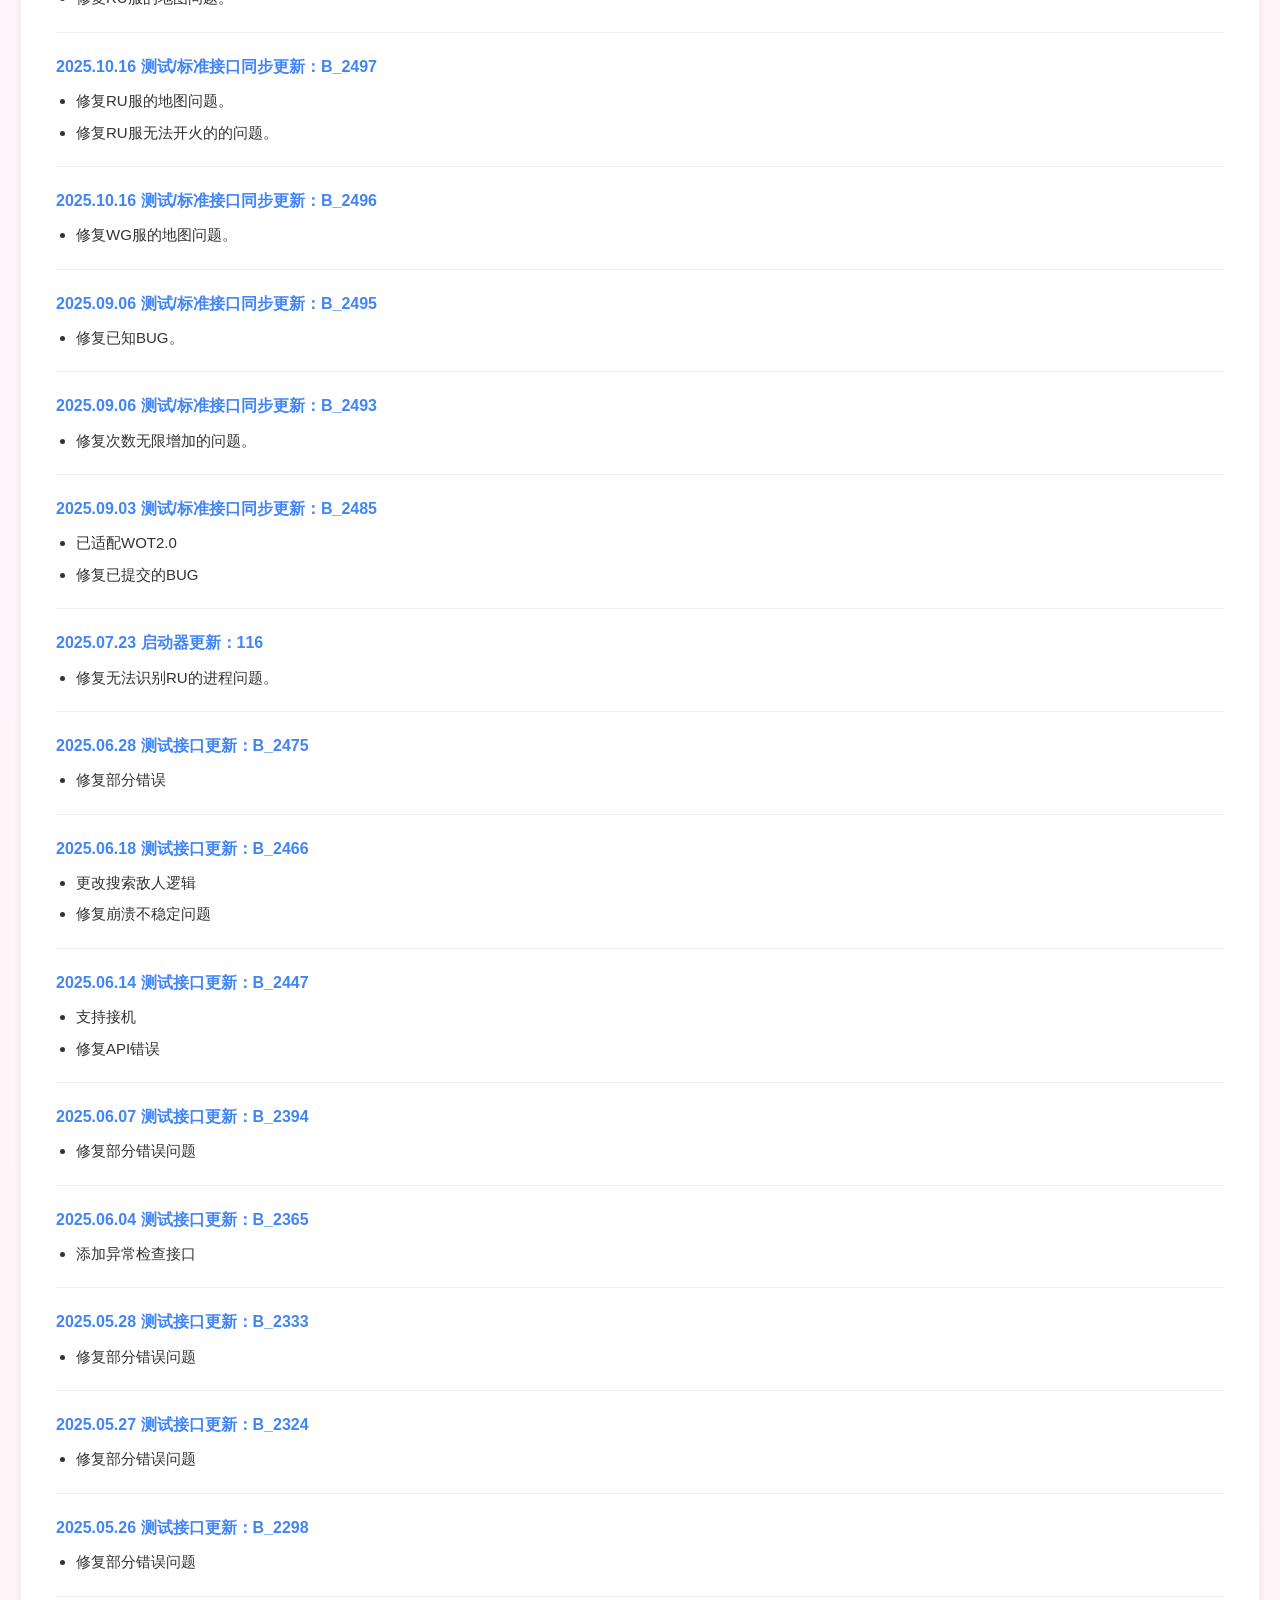
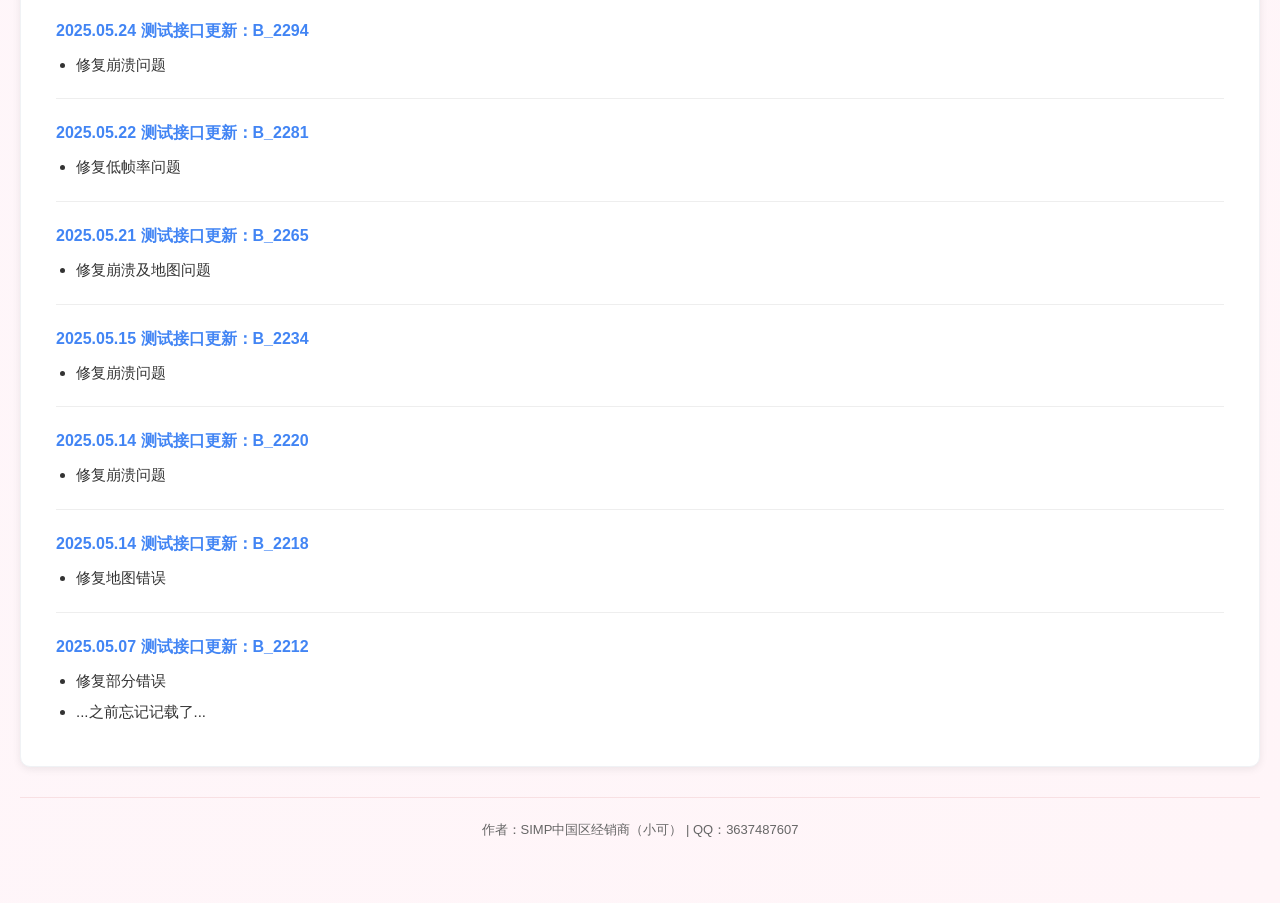
<file: changelog.html>
<!DOCTYPE html>
<html lang="zh-CN">
<head>
    <meta charset="UTF-8">
    <meta name="viewport" content="width=device-width, initial-scale=1.0">
    <title>ARTYBOT 更新日志 - SIMP-WOT</title>
    <link rel="stylesheet" href="css/common.css">
    <style>
        .changelog-container { padding: 0; }
        .changelog-item { margin-bottom: 20px; padding-bottom: 15px; border-bottom: 1px solid #eee; }
        .changelog-item:last-child { border-bottom: none; margin-bottom: 0; padding-bottom: 0; }
        .version-info { font-size: 16px; font-weight: 600; color: #4285f4; margin-bottom: 8px; }
        .update-list { padding-left: 20px; }
        .update-list li { margin-bottom: 6px; font-size: 15px; }
        .hero-img { text-align: center; margin-bottom: 25px; }
        .hero-img img { max-width: 100%; border-radius: 8px; box-shadow: var(--shadow-sm); }
    </style>
</head>
<body>

<header class="site-header">
    <a href="index.html" class="logo">
        <img src="assets/images/your-logo.png" alt="SIMP Logo">
        <span>SIMP for WOT</span>
    </a>
    <a href="index.html" class="back-link">← 返回首页</a>
</header>

<main class="page-container">
    <div class="content-card">
        <h1 class="page-title">ARTYBOT 艺术机器人 - 更新日志</h1>
        <div class="hero-img">
            <img src="assets/images/3.png" alt="ARTYBOT 艺术机器人">
        </div>
        <div class="changelog-container">
            <div class="changelog-item">
                <div class="version-info">2026.06.17 测试/标准接口同步更新：B_2805</div>
                <ul class="update-list"><li>修复撞到障碍物无法躲开的问题。</li></ul>
                <ul class="update-list"><li>修复配置文件无法读取的问题。</li></ul>
                <ul class="update-list"><li>修复出现同类时无法正确到达指定位置的问题。</li></ul>
                <ul class="update-list"><li>修复个人储备无法启用的问题。</li></ul>
                <ul class="update-list"><li>修复整体性能，让坦克移动更流畅。</li></ul>
            </div>
            <div class="changelog-item">
                <div class="version-info">2025.10.21 测试/标准接口同步更新：B_2499</div>
                <ul class="update-list"><li>修复RU服的地图问题。</li></ul>
            </div>
            <div class="changelog-item">
                <div class="version-info">2025.10.18 测试/标准接口同步更新：B_2498</div>
                <ul class="update-list"><li>修复RU服的地图问题。</li></ul>
            </div>
            <div class="changelog-item">
                <div class="version-info">2025.10.16 测试/标准接口同步更新：B_2497</div>
                <ul class="update-list"><li>修复RU服的地图问题。</li><li>修复RU服无法开火的的问题。</li></ul>
            </div>
            <div class="changelog-item">
                <div class="version-info">2025.10.16 测试/标准接口同步更新：B_2496</div>
                <ul class="update-list"><li>修复WG服的地图问题。</li></ul>
            </div>
            <div class="changelog-item">
                <div class="version-info">2025.09.06 测试/标准接口同步更新：B_2495</div>
                <ul class="update-list"><li>修复已知BUG。</li></ul>
            </div>
            <div class="changelog-item">
                <div class="version-info">2025.09.06 测试/标准接口同步更新：B_2493</div>
                <ul class="update-list"><li>修复次数无限增加的问题。</li></ul>
            </div>
            <div class="changelog-item">
                <div class="version-info">2025.09.03 测试/标准接口同步更新：B_2485</div>
                <ul class="update-list"><li>已适配WOT2.0</li><li>修复已提交的BUG</li></ul>
            </div>
            <div class="changelog-item">
                <div class="version-info">2025.07.23 启动器更新：116</div>
                <ul class="update-list"><li>修复无法识别RU的进程问题。</li></ul>
            </div>
            <div class="changelog-item">
                <div class="version-info">2025.06.28 测试接口更新：B_2475</div>
                <ul class="update-list"><li>修复部分错误</li></ul>
            </div>
            <div class="changelog-item">
                <div class="version-info">2025.06.18 测试接口更新：B_2466</div>
                <ul class="update-list"><li>更改搜索敌人逻辑</li><li>修复崩溃不稳定问题</li></ul>
            </div>
            <div class="changelog-item">
                <div class="version-info">2025.06.14 测试接口更新：B_2447</div>
                <ul class="update-list"><li>支持接机</li><li>修复API错误</li></ul>
            </div>
            <div class="changelog-item">
                <div class="version-info">2025.06.07 测试接口更新：B_2394</div>
                <ul class="update-list"><li>修复部分错误问题</li></ul>
            </div>
            <div class="changelog-item">
                <div class="version-info">2025.06.04 测试接口更新：B_2365</div>
                <ul class="update-list"><li>添加异常检查接口</li></ul>
            </div>
            <div class="changelog-item">
                <div class="version-info">2025.05.28 测试接口更新：B_2333</div>
                <ul class="update-list"><li>修复部分错误问题</li></ul>
            </div>
            <div class="changelog-item">
                <div class="version-info">2025.05.27 测试接口更新：B_2324</div>
                <ul class="update-list"><li>修复部分错误问题</li></ul>
            </div>
            <div class="changelog-item">
                <div class="version-info">2025.05.26 测试接口更新：B_2298</div>
                <ul class="update-list"><li>修复部分错误问题</li></ul>
            </div>
            <div class="changelog-item">
                <div class="version-info">2025.05.24 测试接口更新：B_2294</div>
                <ul class="update-list"><li>修复崩溃问题</li></ul>
            </div>
            <div class="changelog-item">
                <div class="version-info">2025.05.22 测试接口更新：B_2281</div>
                <ul class="update-list"><li>修复低帧率问题</li></ul>
            </div>
            <div class="changelog-item">
                <div class="version-info">2025.05.21 测试接口更新：B_2265</div>
                <ul class="update-list"><li>修复崩溃及地图问题</li></ul>
            </div>
            <div class="changelog-item">
                <div class="version-info">2025.05.15 测试接口更新：B_2234</div>
                <ul class="update-list"><li>修复崩溃问题</li></ul>
            </div>
            <div class="changelog-item">
                <div class="version-info">2025.05.14 测试接口更新：B_2220</div>
                <ul class="update-list"><li>修复崩溃问题</li></ul>
            </div>
            <div class="changelog-item">
                <div class="version-info">2025.05.14 测试接口更新：B_2218</div>
                <ul class="update-list"><li>修复地图错误</li></ul>
            </div>
            <div class="changelog-item">
                <div class="version-info">2025.05.07 测试接口更新：B_2212</div>
                <ul class="update-list"><li>修复部分错误</li><li>...之前忘记记载了...</li></ul>
            </div>
        </div>
    </div>
</main>

<script src="js/common.js"></script>
</body>
</html>
</file>
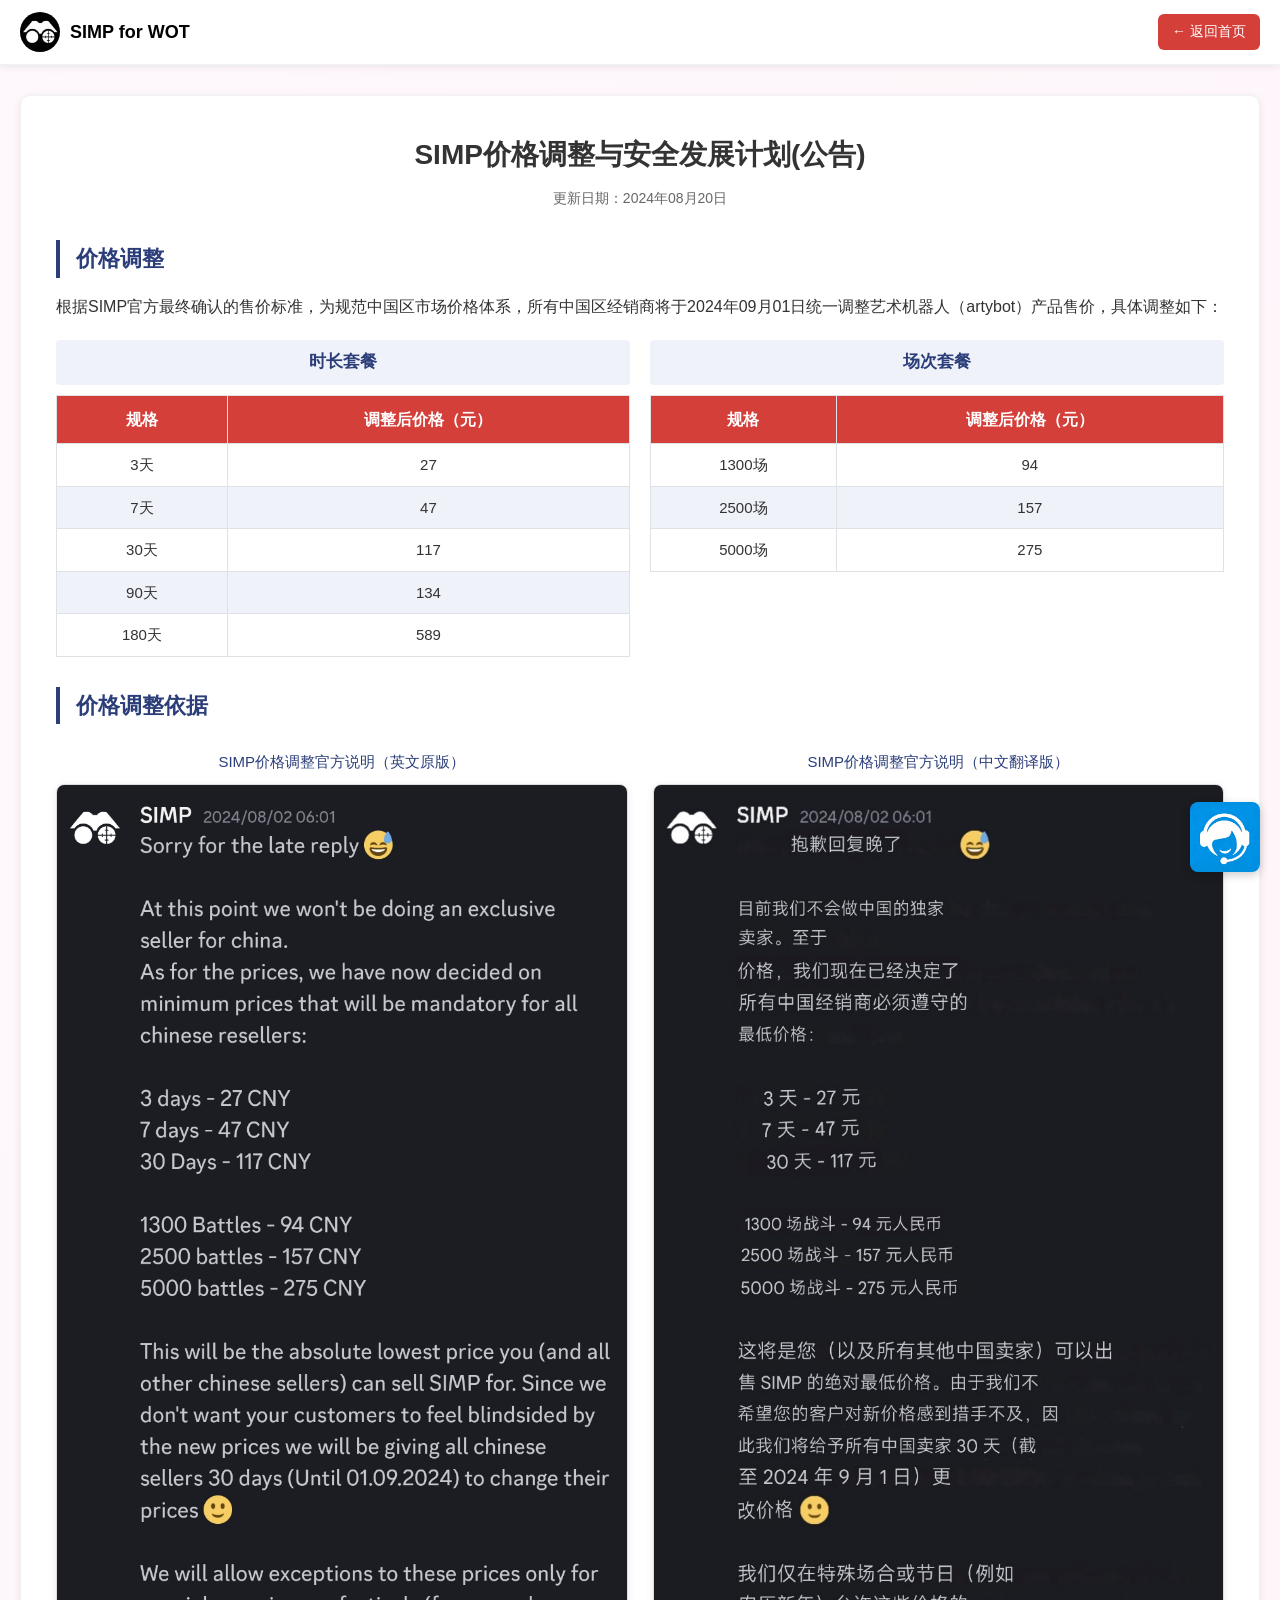
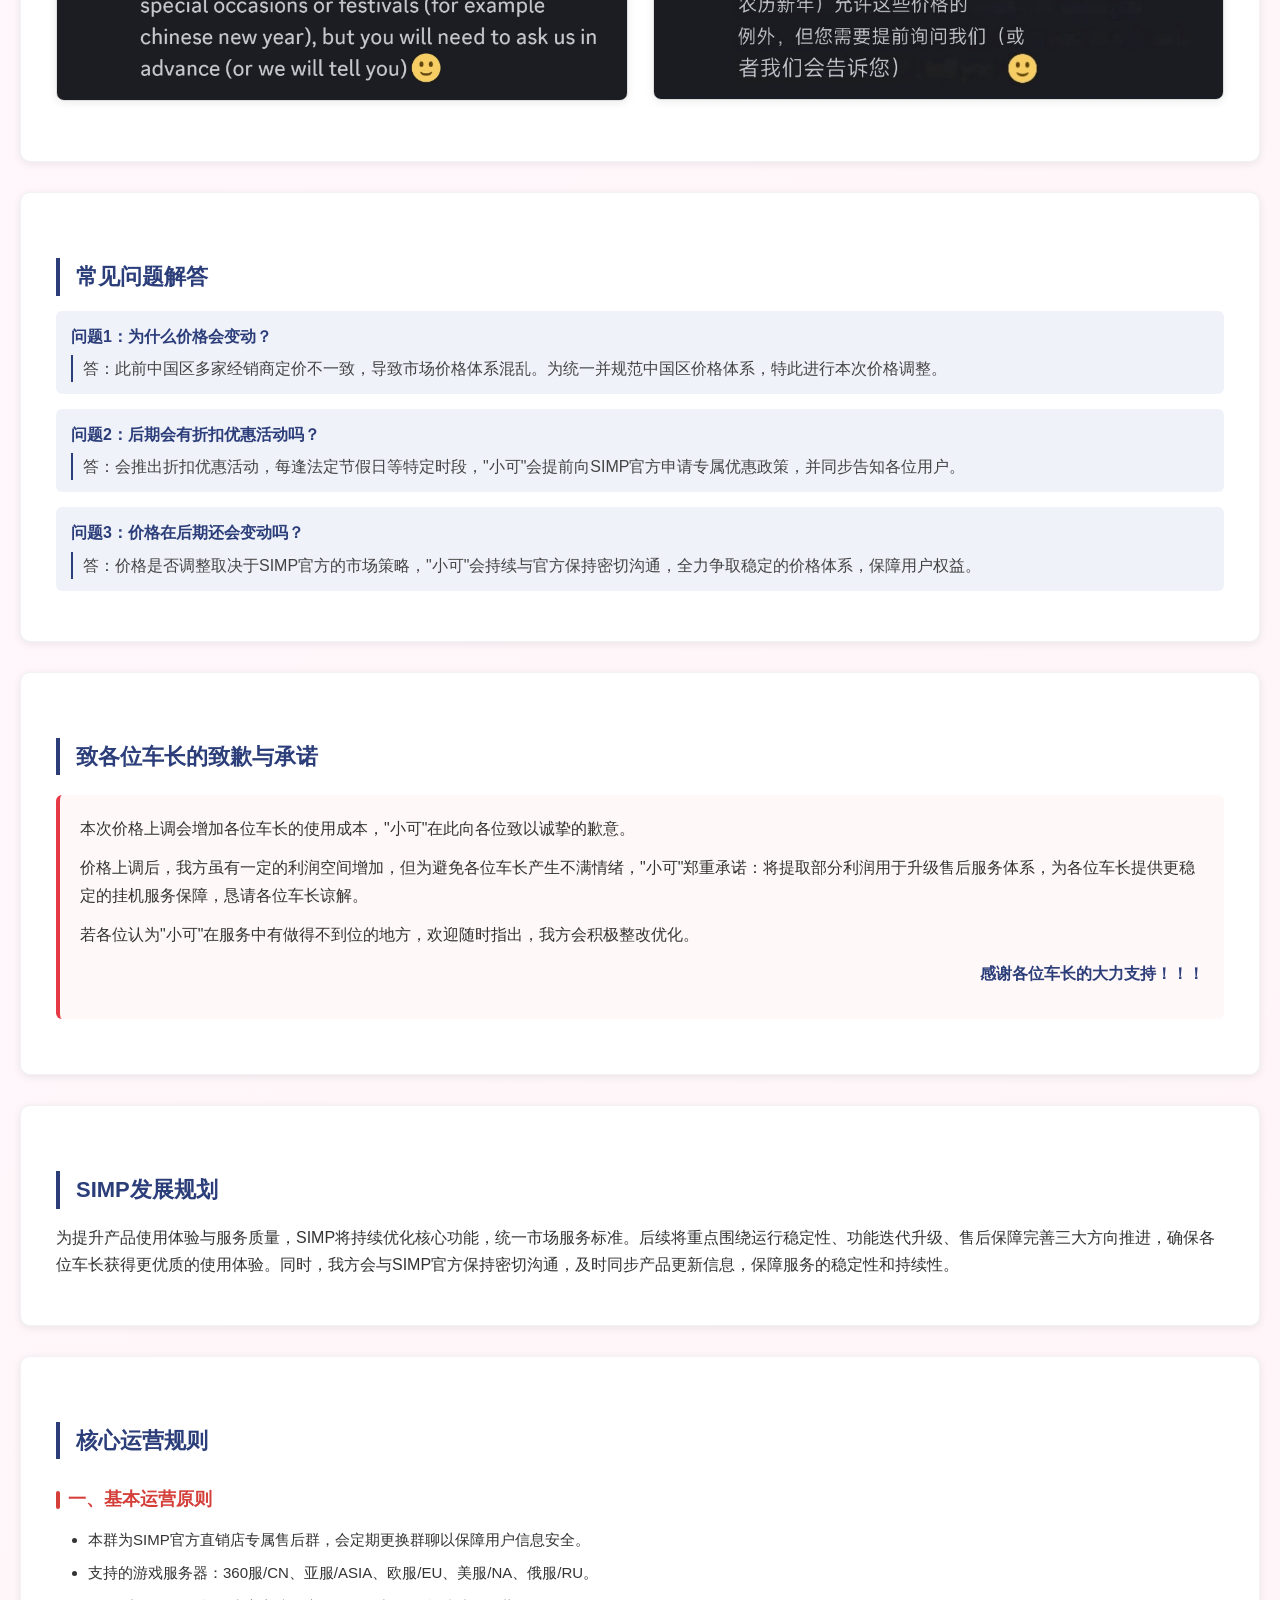
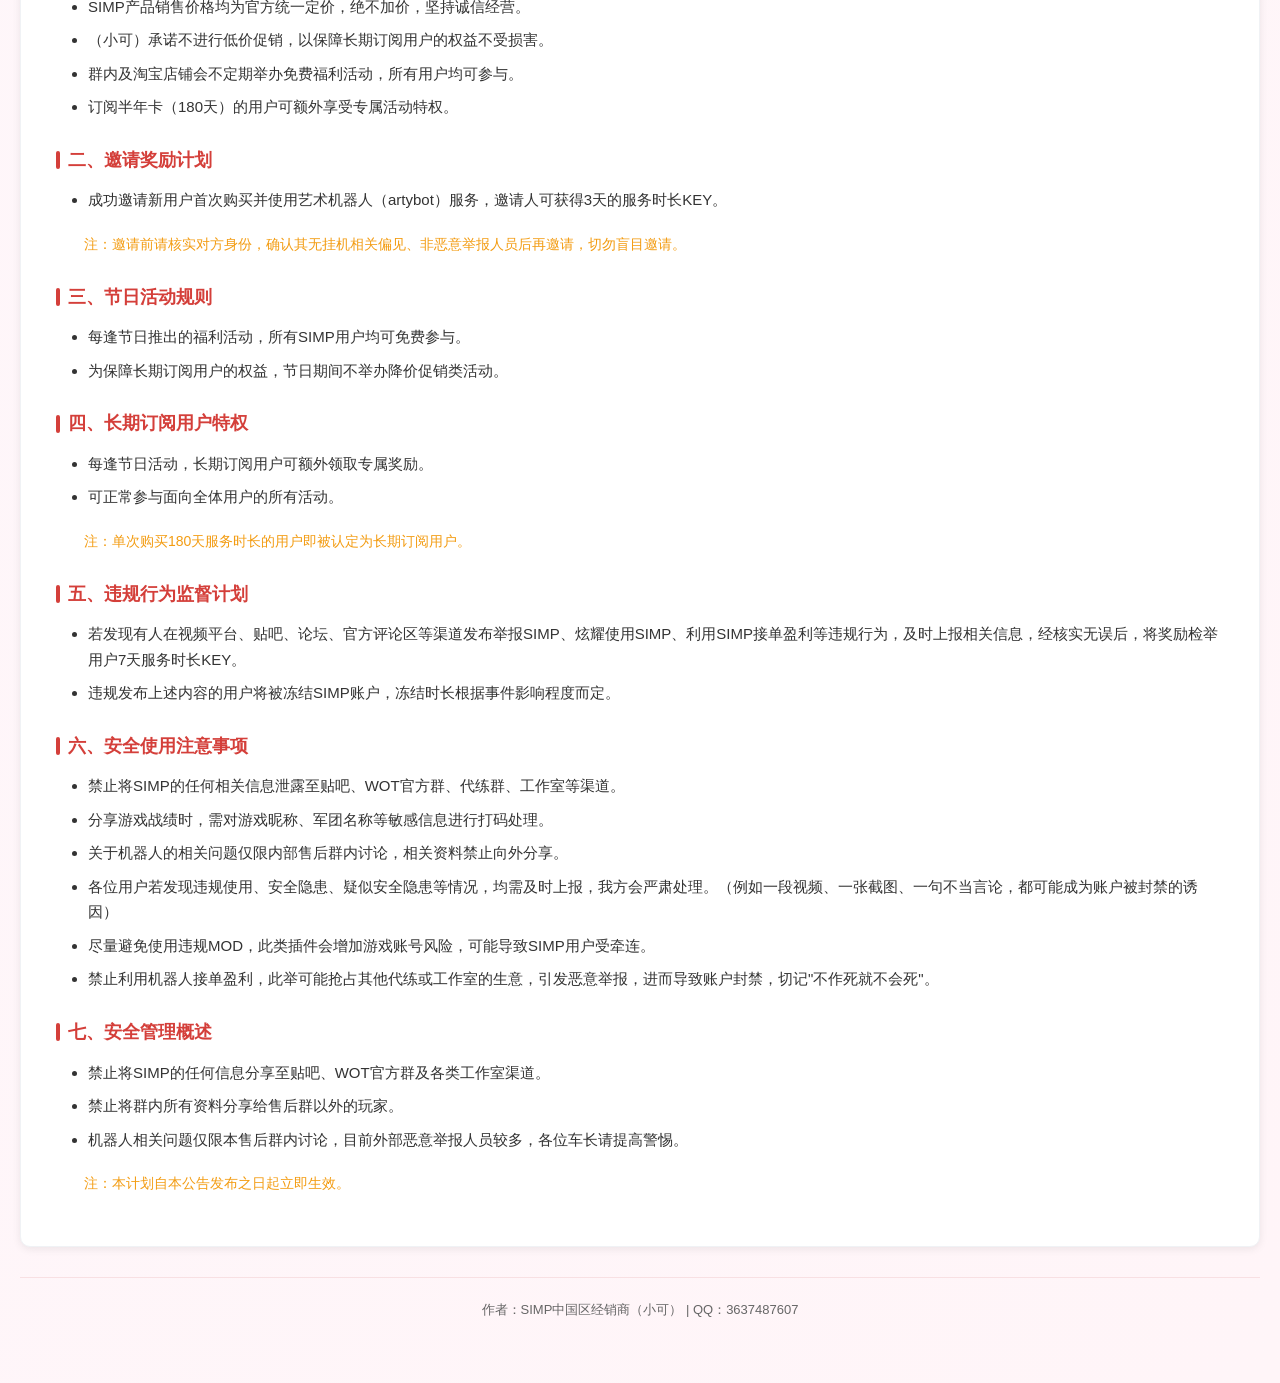
<file: price-adjustment-announcement.html>
<!DOCTYPE html>
<html lang="zh-CN">
<head>
    <meta charset="UTF-8">
    <meta name="viewport" content="width=device-width, initial-scale=1.0">
    <title>价格调整与安全发展计划公告 - SIMP-WOT</title>
    <link rel="stylesheet" href="css/common.css">
    <style>
        .update-date { text-align: center; color: var(--color-text-light); font-size: 14px; margin-bottom: 30px; }
        .price-table-container { display: flex; gap: 20px; flex-wrap: wrap; margin: 20px 0; }
        .price-table-column { flex: 1; min-width: 280px; }
        .price-table-column h4 { text-align: center; color: var(--color-accent); font-size: 17px; margin-bottom: 10px; padding: 8px; background-color: #f0f2fa; border-radius: 4px; }
        .price-table { width: 100%; border-collapse: collapse; }
        .price-table th { padding: 10px 12px; text-align: center; border: 1px solid #dee2e6; background-color: var(--color-primary); color: #fff; font-weight: bold; font-size: 16px; }
        .price-table td { padding: 8px 12px; text-align: center; border: 1px solid #dee2e6; font-size: 15px; }
        .price-table tbody tr:nth-child(even) { background-color: #f0f2fa; }
        .img-row { display: flex; gap: 25px; margin: 25px 0; justify-content: center; align-items: flex-start; flex-wrap: wrap; }
        .img-row .img-item { flex: 1; min-width: 280px; }
        .img-row img { width: 100%; max-width: 800px; border-radius: 8px; border: 1px solid #ddd; display: block; margin: 0 auto; box-shadow: var(--shadow-sm); }
        .img-title { text-align: center; color: var(--color-accent); font-size: 15px; margin-bottom: 10px; font-weight: 500; }
        .closing-text { font-weight: bold; color: var(--color-accent); text-align: right; margin-top: 10px; }
        @media (max-width: 768px) {
            .price-table-container { flex-direction: column; }
            .img-row { flex-direction: column; }
        }
    </style>
</head>
<body>

<header class="site-header">
    <a href="index.html" class="logo">
        <img src="assets/images/your-logo.png" alt="SIMP Logo">
        <span>SIMP for WOT</span>
    </a>
    <a href="index.html" class="back-link">← 返回首页</a>
</header>

<main class="page-container">
    <div class="content-card">
        <h1 class="page-title">SIMP价格调整与安全发展计划(公告)</h1>
        <div class="update-date">更新日期：2024年08月20日</div>

        <h2 class="section-heading">价格调整</h2>
        <p>根据SIMP官方最终确认的售价标准，为规范中国区市场价格体系，所有中国区经销商将于2024年09月01日统一调整艺术机器人（artybot）产品售价，具体调整如下：</p>

        <div class="price-table-container">
            <div class="price-table-column">
                <h4>时长套餐</h4>
                <table class="price-table">
                    <thead><tr><th>规格</th><th>调整后价格（元）</th></tr></thead>
                    <tbody>
                        <tr><td>3天</td><td>27</td></tr>
                        <tr><td>7天</td><td>47</td></tr>
                        <tr><td>30天</td><td>117</td></tr>
                        <tr><td>90天</td><td>134</td></tr>
                        <tr><td>180天</td><td>589</td></tr>
                    </tbody>
                </table>
            </div>
            <div class="price-table-column">
                <h4>场次套餐</h4>
                <table class="price-table">
                    <thead><tr><th>规格</th><th>调整后价格（元）</th></tr></thead>
                    <tbody>
                        <tr><td>1300场</td><td>94</td></tr>
                        <tr><td>2500场</td><td>157</td></tr>
                        <tr><td>5000场</td><td>275</td></tr>
                    </tbody>
                </table>
            </div>
        </div>

        <h2 class="section-heading">价格调整依据</h2>
        <div class="img-row">
            <div class="img-item">
                <p class="img-title">SIMP价格调整官方说明（英文原版）</p>
                <img src="assets/images/7.png" alt="SIMP价格调整英文依据">
            </div>
            <div class="img-item">
                <p class="img-title">SIMP价格调整官方说明（中文翻译版）</p>
                <img src="assets/images/8.png" alt="SIMP价格调整中文依据">
            </div>
        </div>
    </div>

    <div class="content-card">
        <h2 class="section-heading">常见问题解答</h2>
        <div class="qa-section">
            <div class="qa-item">
                <div class="qa-question">问题1：为什么价格会变动？</div>
                <div class="qa-answer">答：此前中国区多家经销商定价不一致，导致市场价格体系混乱。为统一并规范中国区价格体系，特此进行本次价格调整。</div>
            </div>
            <div class="qa-item">
                <div class="qa-question">问题2：后期会有折扣优惠活动吗？</div>
                <div class="qa-answer">答：会推出折扣优惠活动，每逢法定节假日等特定时段，"小可"会提前向SIMP官方申请专属优惠政策，并同步告知各位用户。</div>
            </div>
            <div class="qa-item">
                <div class="qa-question">问题3：价格在后期还会变动吗？</div>
                <div class="qa-answer">答：价格是否调整取决于SIMP官方的市场策略，"小可"会持续与官方保持密切沟通，全力争取稳定的价格体系，保障用户权益。</div>
            </div>
        </div>
    </div>

    <div class="content-card">
        <h2 class="section-heading">致各位车长的致歉与承诺</h2>
        <div class="commitment-box">
            <p>本次价格上调会增加各位车长的使用成本，"小可"在此向各位致以诚挚的歉意。</p>
            <p>价格上调后，我方虽有一定的利润空间增加，但为避免各位车长产生不满情绪，"小可"郑重承诺：将提取部分利润用于升级售后服务体系，为各位车长提供更稳定的挂机服务保障，恳请各位车长谅解。</p>
            <p>若各位认为"小可"在服务中有做得不到位的地方，欢迎随时指出，我方会积极整改优化。</p>
            <p class="closing-text">感谢各位车长的大力支持！！！</p>
        </div>
    </div>

    <div class="content-card">
        <h2 class="section-heading">SIMP发展规划</h2>
        <p>为提升产品使用体验与服务质量，SIMP将持续优化核心功能，统一市场服务标准。后续将重点围绕运行稳定性、功能迭代升级、售后保障完善三大方向推进，确保各位车长获得更优质的使用体验。同时，我方会与SIMP官方保持密切沟通，及时同步产品更新信息，保障服务的稳定性和持续性。</p>
    </div>

    <div class="content-card">
        <h2 class="section-heading">核心运营规则</h2>

        <h3 class="sub-heading">一、基本运营原则</h3>
        <ul class="content-list">
            <li>本群为SIMP官方直销店专属售后群，会定期更换群聊以保障用户信息安全。</li>
            <li>支持的游戏服务器：360服/CN、亚服/ASIA、欧服/EU、美服/NA、俄服/RU。</li>
            <li>SIMP产品销售价格均为官方统一定价，绝不加价，坚持诚信经营。</li>
            <li>（小可）承诺不进行低价促销，以保障长期订阅用户的权益不受损害。</li>
            <li>群内及淘宝店铺会不定期举办免费福利活动，所有用户均可参与。</li>
            <li>订阅半年卡（180天）的用户可额外享受专属活动特权。</li>
        </ul>

        <h3 class="sub-heading">二、邀请奖励计划</h3>
        <ul class="content-list">
            <li>成功邀请新用户首次购买并使用艺术机器人（artybot）服务，邀请人可获得3天的服务时长KEY。</li>
        </ul>
        <p class="note-text">注：邀请前请核实对方身份，确认其无挂机相关偏见、非恶意举报人员后再邀请，切勿盲目邀请。</p>

        <h3 class="sub-heading">三、节日活动规则</h3>
        <ul class="content-list">
            <li>每逢节日推出的福利活动，所有SIMP用户均可免费参与。</li>
            <li>为保障长期订阅用户的权益，节日期间不举办降价促销类活动。</li>
        </ul>

        <h3 class="sub-heading">四、长期订阅用户特权</h3>
        <ul class="content-list">
            <li>每逢节日活动，长期订阅用户可额外领取专属奖励。</li>
            <li>可正常参与面向全体用户的所有活动。</li>
        </ul>
        <p class="note-text">注：单次购买180天服务时长的用户即被认定为长期订阅用户。</p>

        <h3 class="sub-heading">五、违规行为监督计划</h3>
        <ul class="content-list">
            <li>若发现有人在视频平台、贴吧、论坛、官方评论区等渠道发布举报SIMP、炫耀使用SIMP、利用SIMP接单盈利等违规行为，及时上报相关信息，经核实无误后，将奖励检举用户7天服务时长KEY。</li>
            <li>违规发布上述内容的用户将被冻结SIMP账户，冻结时长根据事件影响程度而定。</li>
        </ul>

        <h3 class="sub-heading">六、安全使用注意事项</h3>
        <ul class="content-list">
            <li>禁止将SIMP的任何相关信息泄露至贴吧、WOT官方群、代练群、工作室等渠道。</li>
            <li>分享游戏战绩时，需对游戏昵称、军团名称等敏感信息进行打码处理。</li>
            <li>关于机器人的相关问题仅限内部售后群内讨论，相关资料禁止向外分享。</li>
            <li>各位用户若发现违规使用、安全隐患、疑似安全隐患等情况，均需及时上报，我方会严肃处理。（例如一段视频、一张截图、一句不当言论，都可能成为账户被封禁的诱因）</li>
            <li>尽量避免使用违规MOD，此类插件会增加游戏账号风险，可能导致SIMP用户受牵连。</li>
            <li>禁止利用机器人接单盈利，此举可能抢占其他代练或工作室的生意，引发恶意举报，进而导致账户封禁，切记"不作死就不会死"。</li>
        </ul>

        <h3 class="sub-heading">七、安全管理概述</h3>
        <ul class="content-list">
            <li>禁止将SIMP的任何信息分享至贴吧、WOT官方群及各类工作室渠道。</li>
            <li>禁止将群内所有资料分享给售后群以外的玩家。</li>
            <li>机器人相关问题仅限本售后群内讨论，目前外部恶意举报人员较多，各位车长请提高警惕。</li>
        </ul>

        <p class="note-text">注：本计划自本公告发布之日起立即生效。</p>
    </div>
</main>

<script src="js/common.js"></script>
</body>
</html>
</file>
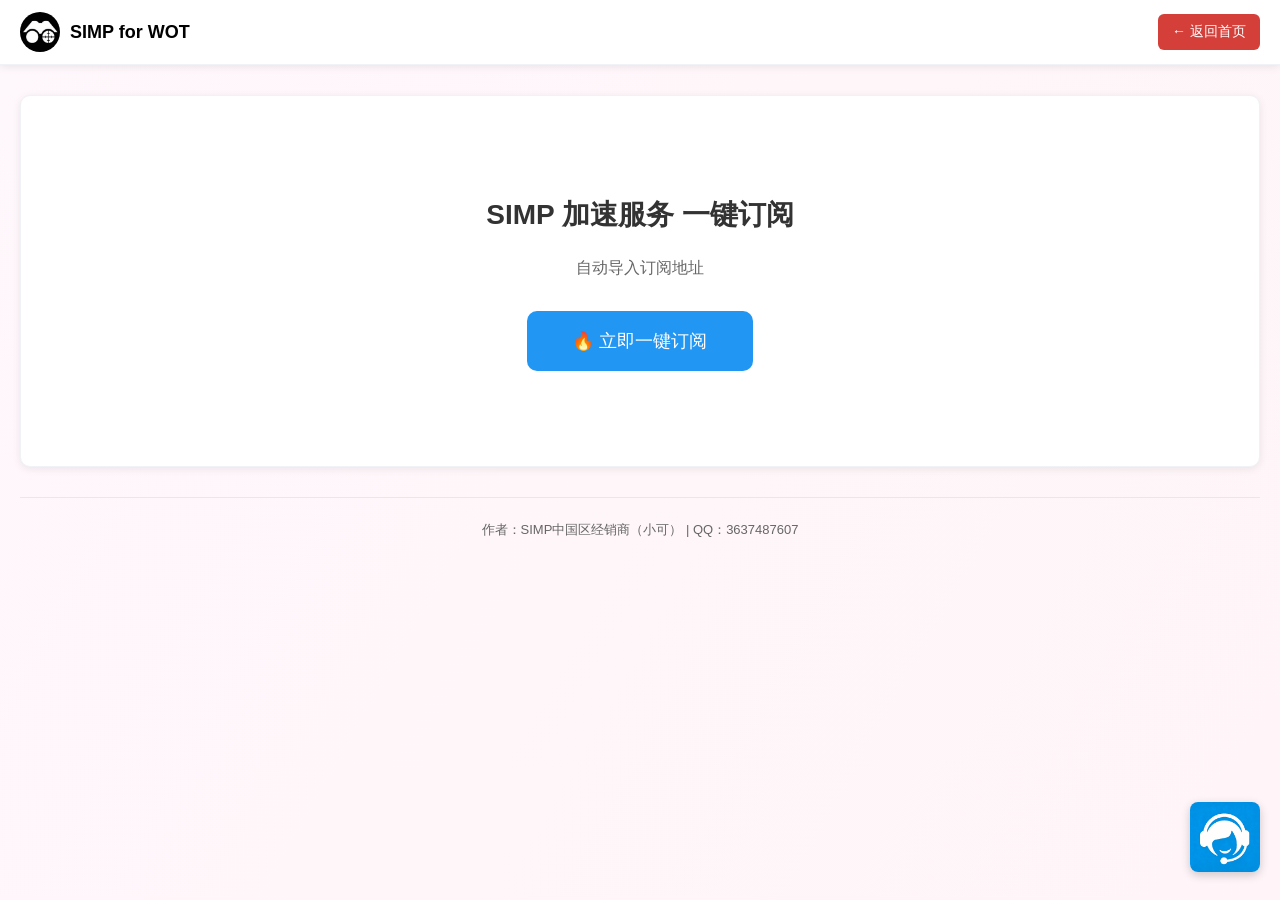
<file: simp-acceleration-subscribe.html>
<!DOCTYPE html>
<html lang="zh-CN">
<head>
    <meta charset="UTF-8">
    <meta name="viewport" content="width=device-width, initial-scale=1.0">
    <title>SIMP加速服务一键订阅 - SIMP-WOT</title>
    <link rel="stylesheet" href="css/common.css">
    <style>
        .subscribe-section { text-align: center; padding: 60px 20px; }
        .subscribe-section h2 { font-size: 28px; color: var(--color-text); margin-bottom: 15px; }
        .subscribe-section p { color: var(--color-text-light); margin-bottom: 30px; }
        .sub-btn {
            padding: 18px 45px; font-size: 18px; background: #2196F3; color: #fff;
            border: none; border-radius: 10px; cursor: pointer; transition: background .3s;
        }
        .sub-btn:hover { background: #1976D2; }
    </style>
</head>
<body>

<header class="site-header">
    <a href="index.html" class="logo">
        <img src="assets/images/your-logo.png" alt="SIMP Logo">
        <span>SIMP for WOT</span>
    </a>
    <a href="index.html" class="back-link">← 返回首页</a>
</header>

<main class="page-container">
    <div class="content-card">
        <div class="subscribe-section">
            <h2>SIMP 加速服务 一键订阅</h2>
            <p>自动导入订阅地址</p>
            <a href="clash://install-config?url=https://gist.githubusercontent.com/SIMP-XIAOKE/724fe29a9bf7351be768aaeb7dcdceaf/raw/SIMP">
                <button class="sub-btn">🔥 立即一键订阅</button>
            </a>
        </div>
    </div>
</main>

<script src="js/common.js"></script>
</body>
</html>
</file>
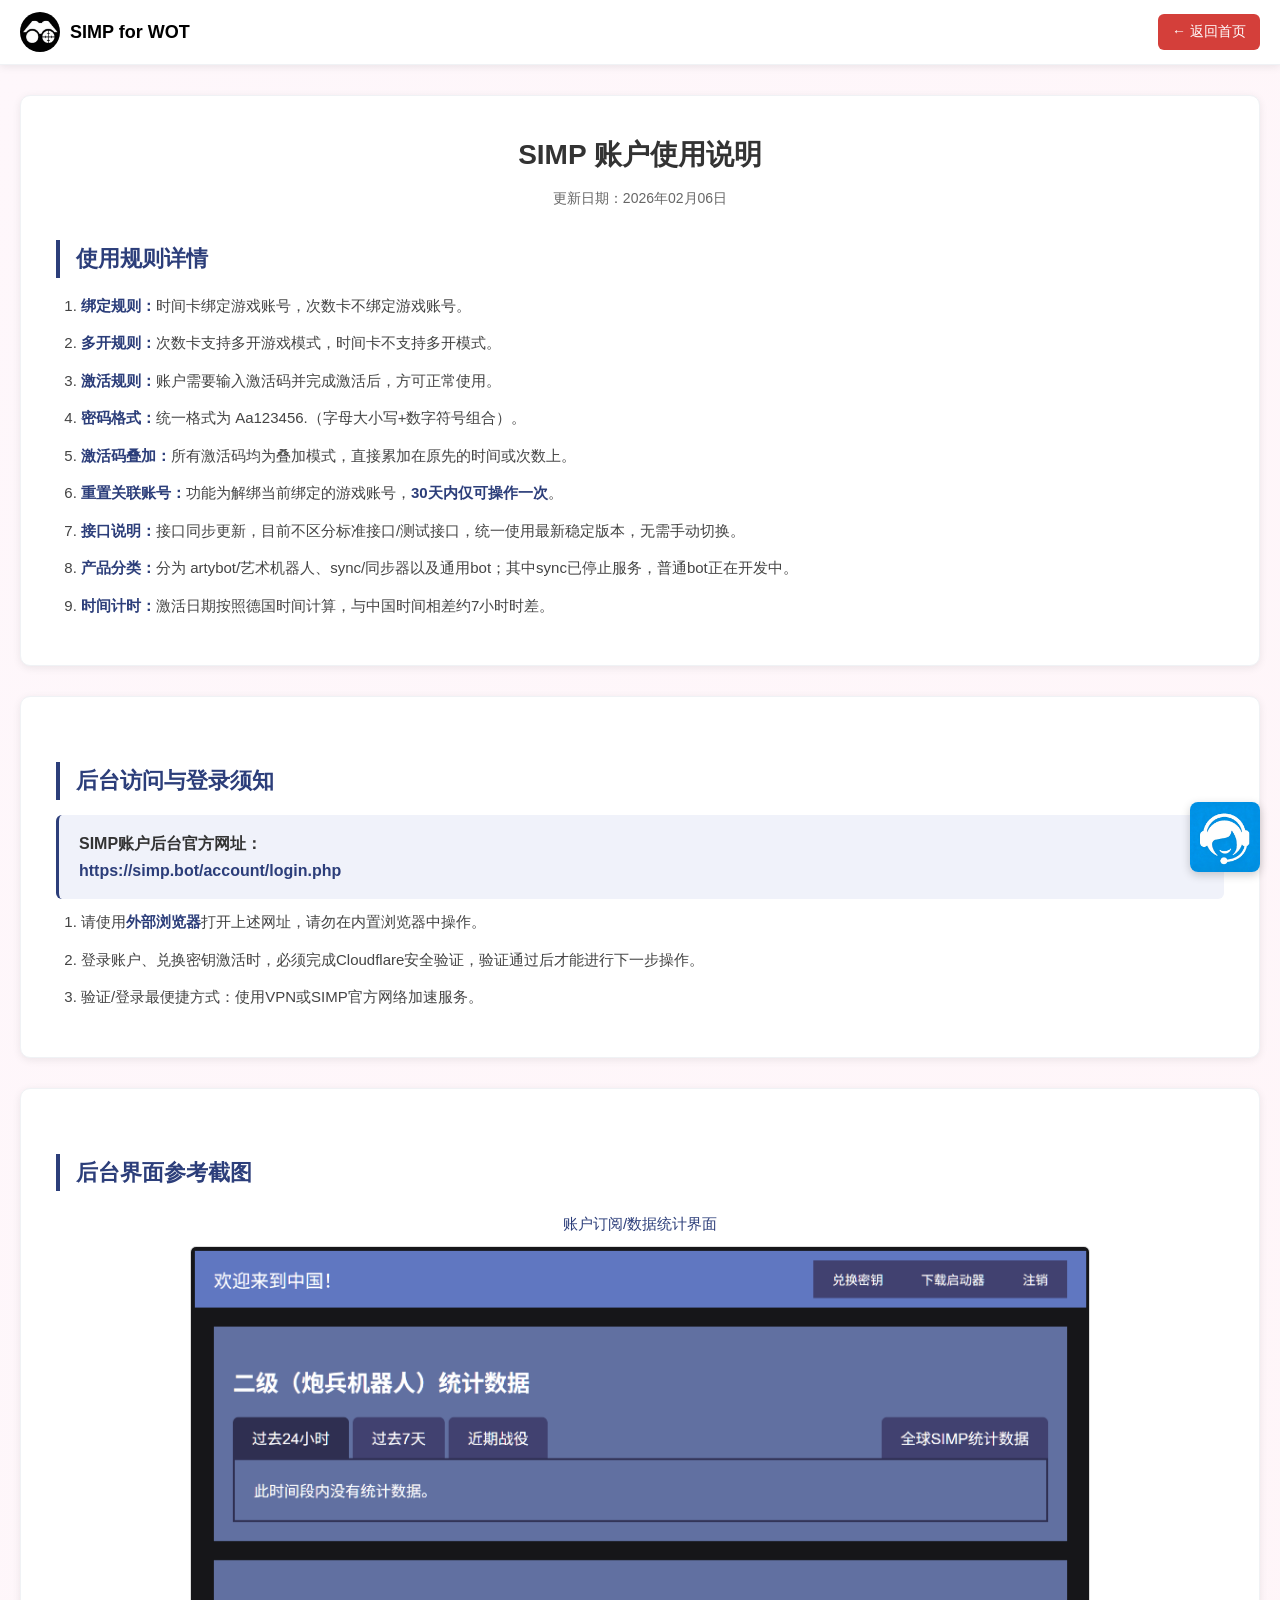
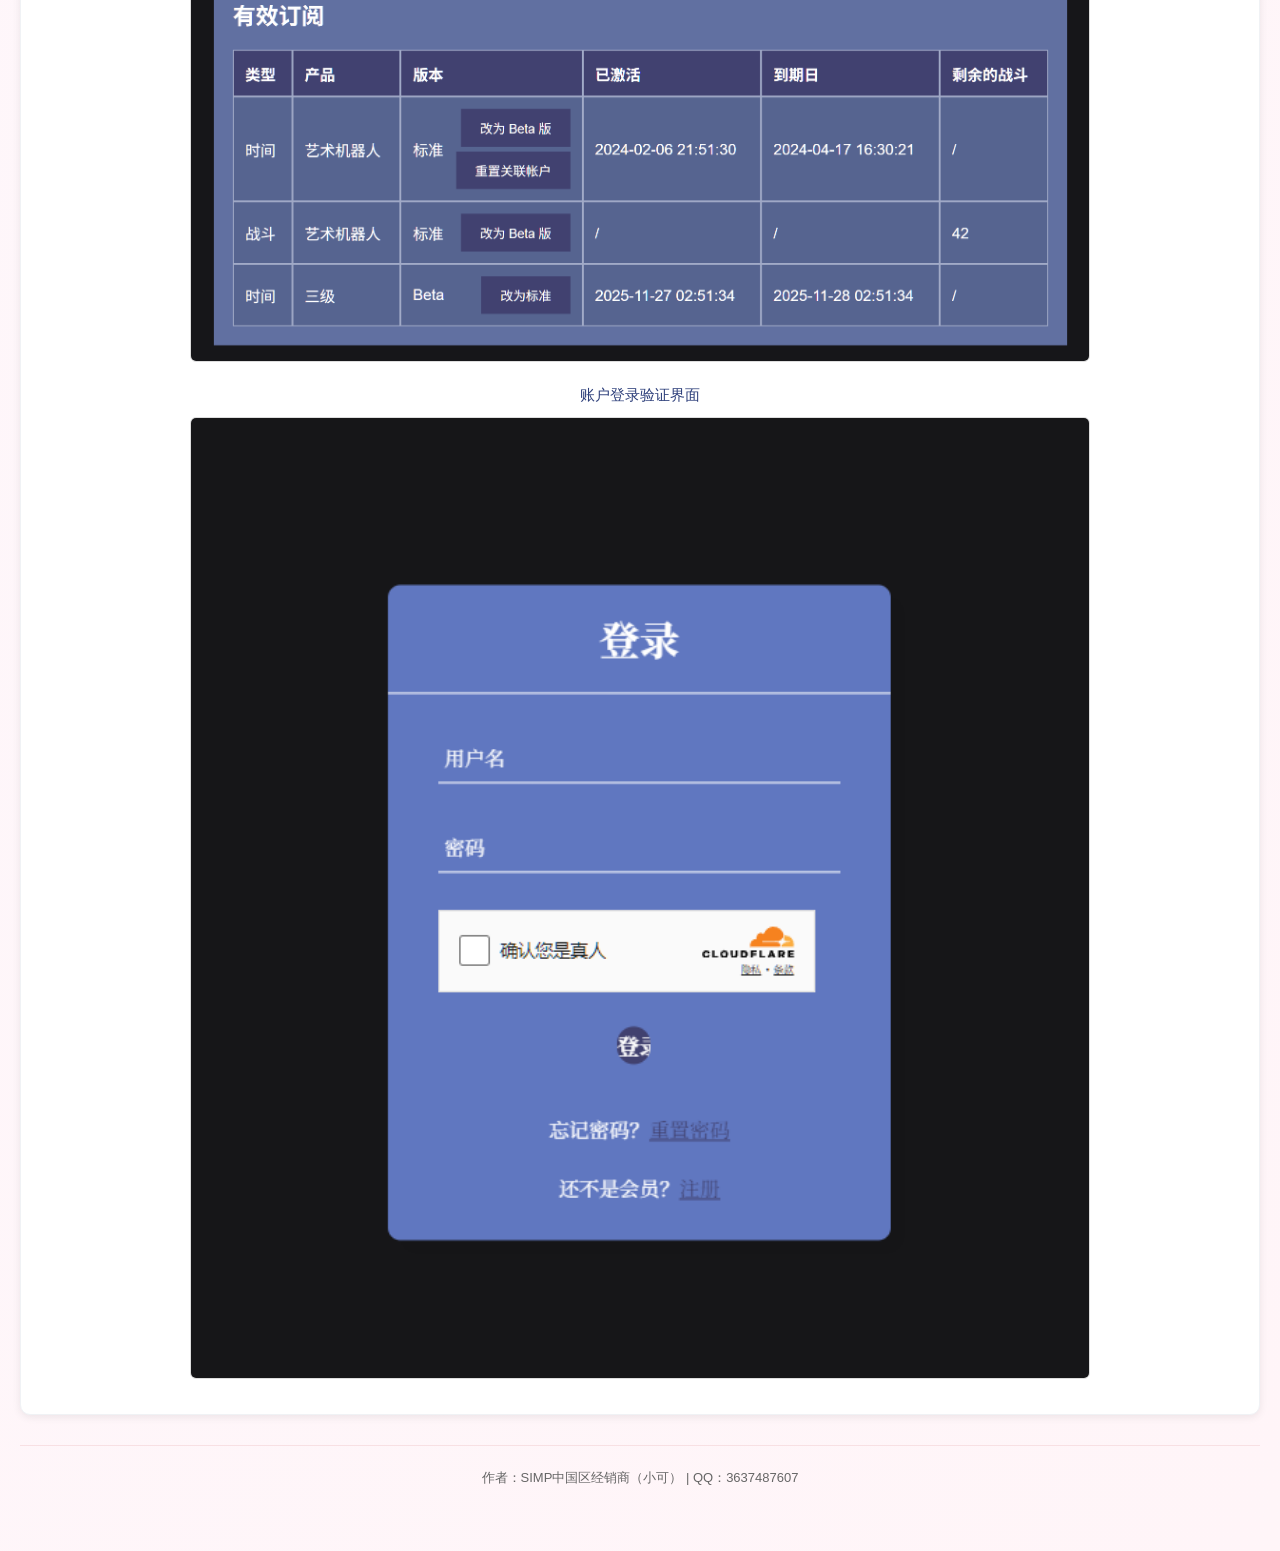
<file: simp-account-guide.html>
<!DOCTYPE html>
<html lang="zh-CN">
<head>
    <meta charset="UTF-8">
    <meta name="viewport" content="width=device-width, initial-scale=1.0">
    <title>SIMP账户使用说明 - SIMP-WOT</title>
    <link rel="stylesheet" href="css/common.css">
    <style>
        .explain-list { padding-left: 25px; }
        .explain-list li { font-size: 15px; margin-bottom: 12px; color: #444; }
        .explain-list li strong { color: var(--color-accent); }
        .img-box-gallery { display: flex; flex-direction: column; gap: 20px; margin-top: 20px; }
        .img-box-gallery img { width: 100%; max-width: 900px; border-radius: 6px; border: 1px solid #ddd; display: block; margin: 0 auto; }
        .img-title {text-align: center;}
    </style>
</head>
<body>

<header class="site-header">
    <a href="index.html" class="logo">
        <img src="assets/images/your-logo.png" alt="SIMP Logo">
        <span>SIMP for WOT</span>
    </a>
    <a href="index.html" class="back-link">← 返回首页</a>
</header>

<main class="page-container">
    <div class="content-card">
        <h1 class="page-title">SIMP 账户使用说明</h1>
        <p class="page-subtitle">更新日期：2026年02月06日</p>

        <h2 class="section-heading">使用规则详情</h2>
        <ol class="explain-list">
            <li><strong>绑定规则：</strong>时间卡绑定游戏账号，次数卡不绑定游戏账号。</li>
            <li><strong>多开规则：</strong>次数卡支持多开游戏模式，时间卡不支持多开模式。</li>
            <li><strong>激活规则：</strong>账户需要输入激活码并完成激活后，方可正常使用。</li>
            <li><strong>密码格式：</strong>统一格式为 Aa123456.（字母大小写+数字符号组合）。</li>
            <li><strong>激活码叠加：</strong>所有激活码均为叠加模式，直接累加在原先的时间或次数上。</li>
            <li><strong>重置关联账号：</strong>功能为解绑当前绑定的游戏账号，<strong>30天内仅可操作一次</strong>。</li>
            <li><strong>接口说明：</strong>接口同步更新，目前不区分标准接口/测试接口，统一使用最新稳定版本，无需手动切换。</li>
            <li><strong>产品分类：</strong>分为 artybot/艺术机器人、sync/同步器以及通用bot；其中sync已停止服务，普通bot正在开发中。</li>
            <li><strong>时间计时：</strong>激活日期按照德国时间计算，与中国时间相差约7小时时差。</li>
        </ol>
    </div>

    <div class="content-card">
        <h2 class="section-heading">后台访问与登录须知</h2>
        <div class="url-box">
            <strong>SIMP账户后台官方网址：</strong><br>
            <a href="https://simp.bot/account/login.php" target="_blank">https://simp.bot/account/login.php</a>
        </div>
        <ol class="explain-list">
            <li>请使用<strong>外部浏览器</strong>打开上述网址，请勿在内置浏览器中操作。</li>
            <li>登录账户、兑换密钥激活时，必须完成Cloudflare安全验证，验证通过后才能进行下一步操作。</li>
            <li>验证/登录最便捷方式：使用VPN或SIMP官方网络加速服务。</li>
        </ol>
    </div>

    <div class="content-card">
        <h2 class="section-heading">后台界面参考截图</h2>
        <div class="img-box-gallery">
            <div>
                <p class="img-title">账户订阅/数据统计界面</p>
                <img src="assets/images/5.png" alt="SIMP账户统计与订阅界面">
            </div>
            <div>
                <p class="img-title">账户登录验证界面</p>
                <img src="assets/images/6.png" alt="SIMP登录界面">
            </div>
        </div>
    </div>
</main>

<script src="js/common.js"></script>
</body>
</html>
</file>
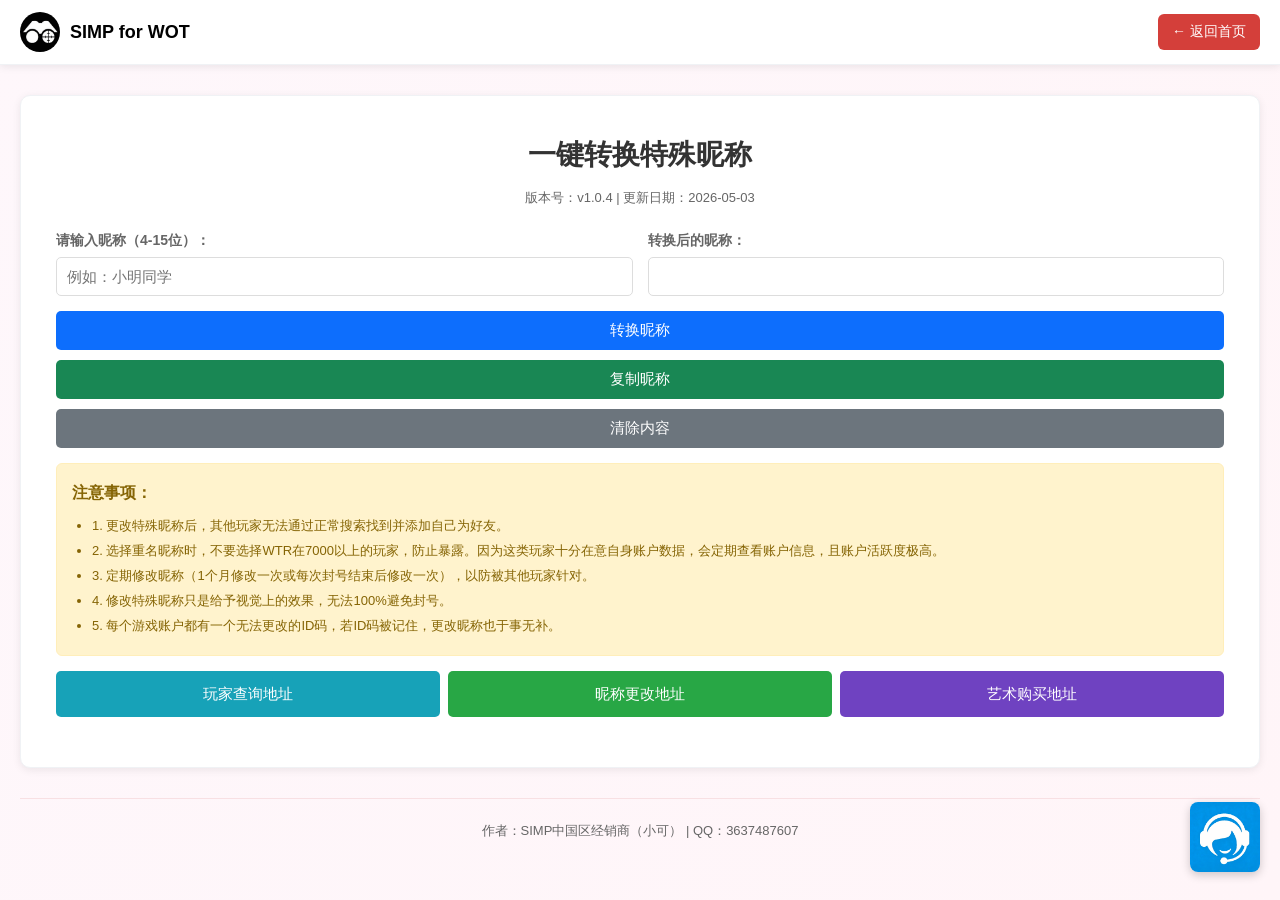
<file: special-nickname-converter.html>
<!DOCTYPE html>
<html lang="zh-CN">
<head>
    <meta charset="UTF-8">
    <meta name="viewport" content="width=device-width, initial-scale=1.0">
    <title>一键转换特殊昵称 - SIMP-WOT</title>
    <link rel="stylesheet" href="css/common.css">
    <style>
        .version-date { text-align: center; color: var(--color-text-light); font-size: 13px; margin-bottom: 20px; }
        .input-result-group { display: flex; gap: 15px; margin-bottom: 15px; }
        .input-group, .result-group { flex: 1; }
        label { display: block; margin-bottom: 5px; color: var(--color-text-light); font-weight: bold; font-size: 14px; }
        input[type="text"] {
            width: 100%; padding: 10px; border: 1px solid #ddd; border-radius: 5px;
            font-size: 15px; outline: none; transition: border-color .3s;
        }
        input[type="text"]:focus { border-color: #007bff; }
        #result {
            width: 100%; padding: 10px; border: 1px solid #ddd; border-radius: 5px;
            font-size: 15px; outline: none; background: #fff; user-select: none;
        }
        .btn-group { display: flex; flex-direction: column; gap: 10px; margin-bottom: 15px; }
        .btn-group button { width: 100%; padding: 10px; border: none; border-radius: 5px; font-size: 15px; cursor: pointer; color: #fff; transition: background .3s; }
        .convert-btn { background: #0d6efd; }
        .convert-btn:hover { background: #0b5ed7; }
        .copy-btn { background: #198754; }
        .copy-btn:hover { background: #157347; }
        .clear-btn { background: #dc3545; }
        .clear-btn:hover { background: #c82333; }
        .clear-btn:disabled { background: #6c757d; cursor: not-allowed; }
        .link-group { display: flex; gap: 8px; margin-bottom: 15px; }
        .link-btn { display: inline-block; padding: 10px; color: #fff; font-size: 15px; border-radius: 5px; transition: background .3s; flex: 1; text-align: center; text-decoration: none; }
        .link-btn.query { background: #17a2b8; }
        .link-btn.query:hover { background: #138496; }
        .link-btn.change { background: #28a745; }
        .link-btn.change:hover { background: #218838; }
        .link-btn.art { background: #6f42c1; }
        .link-btn.art:hover { background: #5a32a3; }
        @media (max-width: 576px) {
            .input-result-group { flex-direction: column; }
            .link-group { flex-direction: column; }
        }
    </style>
</head>
<body>

<header class="site-header">
    <a href="index.html" class="logo">
        <img src="assets/images/your-logo.png" alt="SIMP Logo">
        <span>SIMP for WOT</span>
    </a>
    <a href="index.html" class="back-link">← 返回首页</a>
</header>

<main class="page-container">
    <div class="content-card">
        <h1 class="page-title">一键转换特殊昵称</h1>
        <div class="version-date">
            <span>版本号：v1.0.4</span> | <span>更新日期：2026-05-03</span>
        </div>

        <div class="input-result-group">
            <div class="input-group">
                <label for="nickname">请输入昵称（4-15位）：</label>
                <input type="text" id="nickname" placeholder="例如：小明同学" maxlength="15">
            </div>
            <div class="result-group">
                <label for="result">转换后的昵称：</label>
                <input type="text" id="result" readonly onselectstart="return false" autocomplete="off" autocorrect="off" autocapitalize="off" spellcheck="false">
            </div>
        </div>

        <div class="btn-group">
            <button id="convertBtn" class="convert-btn">转换昵称</button>
            <button id="copyBtn" class="copy-btn">复制昵称</button>
            <button id="clearBtn" class="clear-btn" disabled>清除内容</button>
        </div>

        <div class="notice-box">
            <div class="notice-title">注意事项：</div>
            <ul>
                <li>1. 更改特殊昵称后，其他玩家无法通过正常搜索找到并添加自己为好友。</li>
                <li>2. 选择重名昵称时，不要选择WTR在7000以上的玩家，防止暴露。因为这类玩家十分在意自身账户数据，会定期查看账户信息，且账户活跃度极高。</li>
                <li>3. 定期修改昵称（1个月修改一次或每次封号结束后修改一次），以防被其他玩家针对。</li>
                <li>4. 修改特殊昵称只是给予视觉上的效果，无法100%避免封号。</li>
                <li>5. 每个游戏账户都有一个无法更改的ID码，若ID码被记住，更改昵称也于事无补。</li>
            </ul>
        </div>

        <div class="link-group">
            <a href="https://wotgame.cn/zh-cn/community/accounts/#wot&at_search=" target="_blank" class="link-btn query">玩家查询地址</a>
            <a href="https://wgn.wggames.cn/personal/" target="_blank" class="link-btn change">昵称更改地址</a>
            <a href="https://7xt2fc2jep40gipw4960wyikz8szhys.taobao.com/" target="_blank" class="link-btn art">艺术购买地址</a>
        </div>
    </div>
</main>

<script>
    const nicknameInput = document.getElementById('nickname');
    const convertBtn = document.getElementById('convertBtn');
    const resultInput = document.getElementById('result');
    const copyBtn = document.getElementById('copyBtn');
    const clearBtn = document.getElementById('clearBtn');
    const symbols = ['\u200E', '\u200F'];

    function getRandomSymbol() { return symbols[Math.floor(Math.random() * symbols.length)]; }
    function showAlert(text, ok) { alert((ok ? '✅ ' : '❌ ') + text); }

    nicknameInput.addEventListener('input', function() { clearBtn.disabled = !this.value.trim(); });
    clearBtn.addEventListener('click', function() { nicknameInput.value = ''; resultInput.value = ''; clearBtn.disabled = true; });
    convertBtn.addEventListener('click', function() {
        const n = nicknameInput.value.trim();
        if (n.length < 4 || n.length > 15) { showAlert('请输入4-15位的昵称！'); resultInput.value = ''; return; }
        resultInput.value = getRandomSymbol() + n;
        showAlert('转换成功！', true);
    });
    copyBtn.addEventListener('click', function() {
        const t = resultInput.value;
        if (!t) { showAlert('请先转换生成昵称！'); return; }
        try { navigator.clipboard.writeText(t).then(() => showAlert('复制成功！', true)); }
        catch(e) { const ta = document.createElement('textarea'); ta.value = t; document.body.appendChild(ta); ta.select(); document.execCommand('copy'); document.body.removeChild(ta); showAlert('复制成功！', true); }
    });
</script>
<script src="js/common.js"></script>
</body>
</html>
</file>
<file: css/common.css>
/* ======================================
   SIMP-WOT Toolkit — Common Stylesheet
   ====================================== */

/* --- Reset & Base --- */
*, *::before, *::after {
    margin: 0;
    padding: 0;
    box-sizing: border-box;
}

:root {
    --color-primary: #d43f3a;
    --color-primary-dark: #b92e2a;
    --color-primary-light: #f8e0e3;
    --color-accent: #2c3e7a;
    --color-text: #333;
    --color-text-light: #666;
    --color-bg: #fef7fb;
    --color-bg-alt: #fff5f8;
    --color-white: #fff;
    --color-border: #f0f2f5;
    --shadow-sm: 0 2px 8px rgba(0,0,0,0.08);
    --shadow-md: 0 4px 15px rgba(0,0,0,0.1);
    --radius: 10px;
    --max-width: 1500px;
    --font-stack: "Microsoft YaHei", "PingFang SC", "Segoe UI", sans-serif;
}

body {
    font-family: var(--font-stack);
    background: linear-gradient(120deg, var(--color-bg) 0%, var(--color-bg-alt) 100%);
    color: var(--color-text);
    line-height: 1.7;
    min-height: 100vh;
}

a { color: var(--color-primary); text-decoration: none; transition: color .2s; }
a:hover { color: var(--color-primary-dark); }

img { max-width: 100%; height: auto; }

/* --- Site Header / Navbar --- */
.site-header {
    background: var(--color-white);
    border-bottom: 1px solid var(--color-border);
    padding: 12px 20px;
    display: flex;
    align-items: center;
    justify-content: space-between;
    position: sticky;
    top: 0;
    z-index: 1000;
    box-shadow: var(--shadow-sm);
}

.site-header .logo {
    display: flex;
    align-items: center;
    gap: 10px;
    text-decoration: none;
}

.site-header .logo img {
    width: 40px;
    height: 40px;
    border-radius: 50%;
    object-fit: cover;
}

.site-header .logo span {
    font-size: 18px;
    font-weight: 700;
    color: #000;
}
.site-header .logo:hover span {
    color: #000;
}
.site-header .back-link {
    display: inline-flex;
    align-items: center;
    gap: 6px;
    padding: 6px 14px;
    background: var(--color-primary);
    color: var(--color-white);
    border-radius: 6px;
    font-size: 14px;
    font-weight: 500;
    transition: background .2s;
}

.site-header .back-link:hover {
    background: var(--color-primary-dark);
    color: var(--color-white);
}

/* --- Main Container --- */
.page-container {
    max-width: var(--max-width);
    margin: 30px auto;
    padding: 0 20px;
}

.content-card {
    background: var(--color-white);
    border-radius: var(--radius);
    box-shadow: var(--shadow-sm);
    padding: 35px;
    margin-bottom: 30px;
    border: 1px solid var(--color-border);
}

/* --- Page Title --- */
.page-title {
    text-align: center;
    font-size: 28px;
    font-weight: 700;
    color: var(--color-text);
    margin-bottom: 8px;
}

.page-subtitle {
    text-align: center;
    color: var(--color-text-light);
    font-size: 14px;
    margin-bottom: 30px;
}

/* --- Section Headings --- */
.section-heading {
    color: var(--color-accent);
    font-size: 22px;
    margin: 30px 0 15px;
    padding-left: 16px;
    border-left: 4px solid var(--color-accent);
}

.sub-heading {
    color: var(--color-primary);
    font-size: 18px;
    margin: 25px 0 12px;
    display: flex;
    align-items: center;
    gap: 8px;
}

.sub-heading::before {
    content: "";
    width: 4px;
    height: 18px;
    background: var(--color-primary);
    border-radius: 2px;
    display: inline-block;
}

/* --- Typography --- */
p { margin-bottom: 12px; }

.note-text {
    color: #f39c12;
    font-size: 14px;
    font-weight: 500;
    margin: 10px 0 15px 2em;
}

.content-list {
    margin: 12px 0 20px 2em;
}

.content-list li {
    margin-bottom: 8px;
    font-size: 15px;
}

/* --- Buttons --- */
.btn {
    display: inline-block;
    padding: 10px 20px;
    border: none;
    border-radius: 6px;
    font-size: 15px;
    font-weight: 500;
    cursor: pointer;
    transition: all .2s;
    text-decoration: none;
    text-align: center;
}

.btn-primary { background: var(--color-primary); color: var(--color-white); }
.btn-primary:hover { background: var(--color-primary-dark); color: var(--color-white); }
.btn-blue { background: #0d6efd; color: var(--color-white); }
.btn-blue:hover { background: #0b5ed7; color: var(--color-white); }
.btn-green { background: #198754; color: var(--color-white); }
.btn-green:hover { background: #157347; color: var(--color-white); }
.btn-red { background: #dc3545; color: var(--color-white); }
.btn-red:hover { background: #c82333; color: var(--color-white); }

/* --- Info Boxes --- */
.url-box {
    background: #f0f2fa;
    padding: 15px 20px;
    border-radius: 6px;
    margin: 10px 0;
    border-left: 3px solid var(--color-accent);
}

.url-box a {
    color: var(--color-accent);
    font-weight: bold;
    word-break: break-all;
}

.notice-box {
    padding: 15px;
    background: #fff3cd;
    border: 1px solid #ffeeba;
    border-radius: 6px;
    margin-bottom: 15px;
}

.notice-box .notice-title {
    font-weight: bold;
    color: #856404;
    margin-bottom: 8px;
}

.notice-box ul { padding-left: 20px; color: #856404; font-size: 13px; }
.notice-box li { margin-bottom: 3px; }

.commitment-box {
    background: #fff8f8;
    padding: 20px;
    border-radius: 6px;
    border-left: 4px solid #e63946;
    margin: 20px 0;
}

.commitment-box p { text-indent: 0; }

/* --- Q&A --- */
.qa-item {
    margin-bottom: 15px;
    padding: 12px 15px;
    background: #f0f2fa;
    border-radius: 6px;
}

.qa-question { font-weight: bold; color: var(--color-accent); margin-bottom: 5px; }
.qa-answer { color: #444; padding-left: 10px; border-left: 2px solid var(--color-accent); }

/* --- Images --- */
.img-box {
    margin: 20px 0;
    text-align: center;
}

.img-box img {
    max-width: 100%;
    border-radius: 8px;
    border: 1px solid #ddd;
    box-shadow: var(--shadow-sm);
    display: block;
    margin: 0 auto;
}

.img-title {
    color: var(--color-accent);
    font-size: 15px;
    margin-bottom: 10px;
    font-weight: 500;
}

/* --- Service Float --- */
.service-float {
    position: fixed;
    right: 20px;
    bottom: 20px;
    z-index: 9999;
    transition: transform .3s;
}

.service-float:hover { transform: scale(1.05); }

.service-float img {
    width: 70px;
    height: auto;
    border-radius: 8px;
    box-shadow: 0 3px 10px rgba(0,0,0,0.2);
}

/* --- Footer --- */
.site-footer {
    text-align: center;
    color: var(--color-text-light);
    font-size: 13px;
    line-height: 1.8;
    padding: 20px;
    border-top: 1px solid var(--color-primary-light);
    margin-top: 30px;
}

/* --- Responsive --- */
@media (max-width: 768px) {
    .content-card { padding: 20px; }
    .page-title { font-size: 22px; }
    .section-heading { font-size: 19px; }
    .site-header .logo span { font-size: 15px; }
    .service-float { right: 10px; bottom: 10px; }
    .service-float img { width: 55px; }
    .page-container { margin: 15px auto; padding: 0 12px; }
}

@media (max-width: 576px) {
    .site-header { padding: 10px 12px; }
    .site-header .logo img { width: 32px; height: 32px; }
    .content-card { padding: 15px; border-radius: 8px; }
    .page-title { font-size: 20px; }
}
</file>
